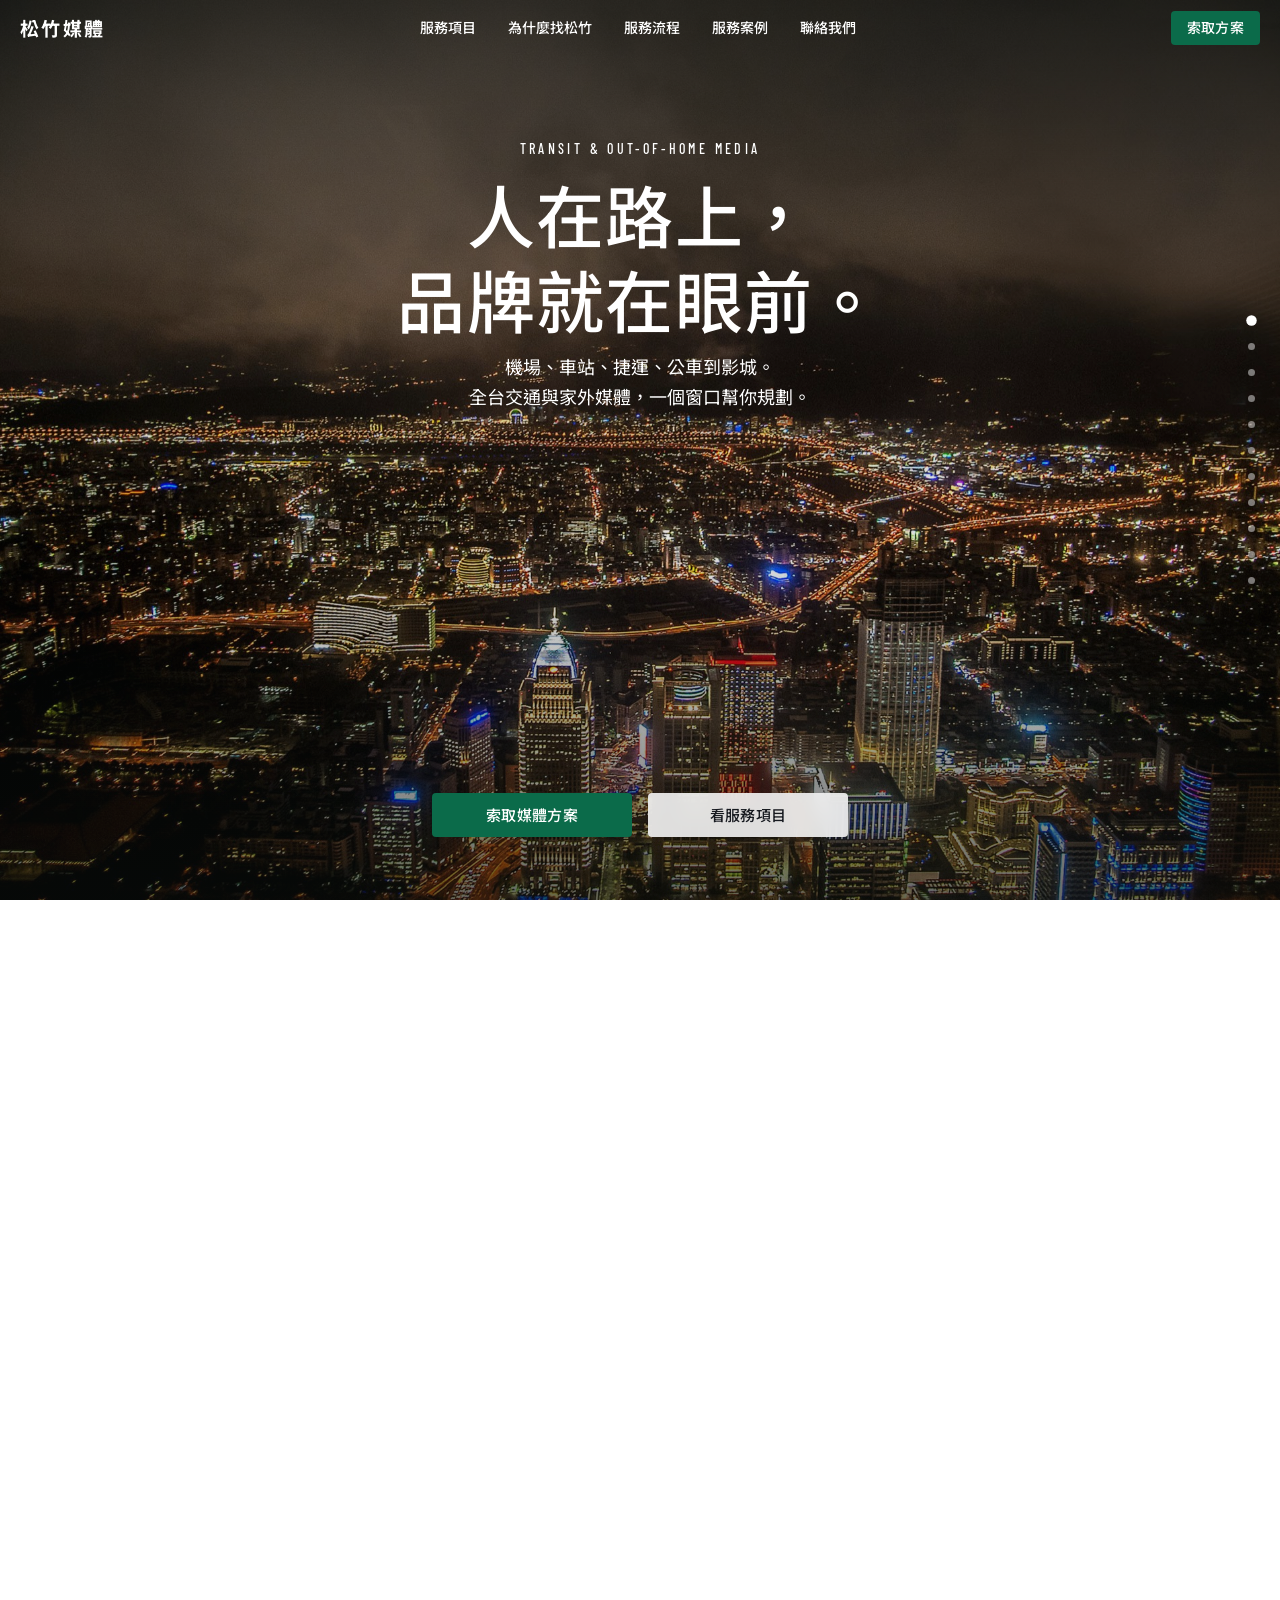
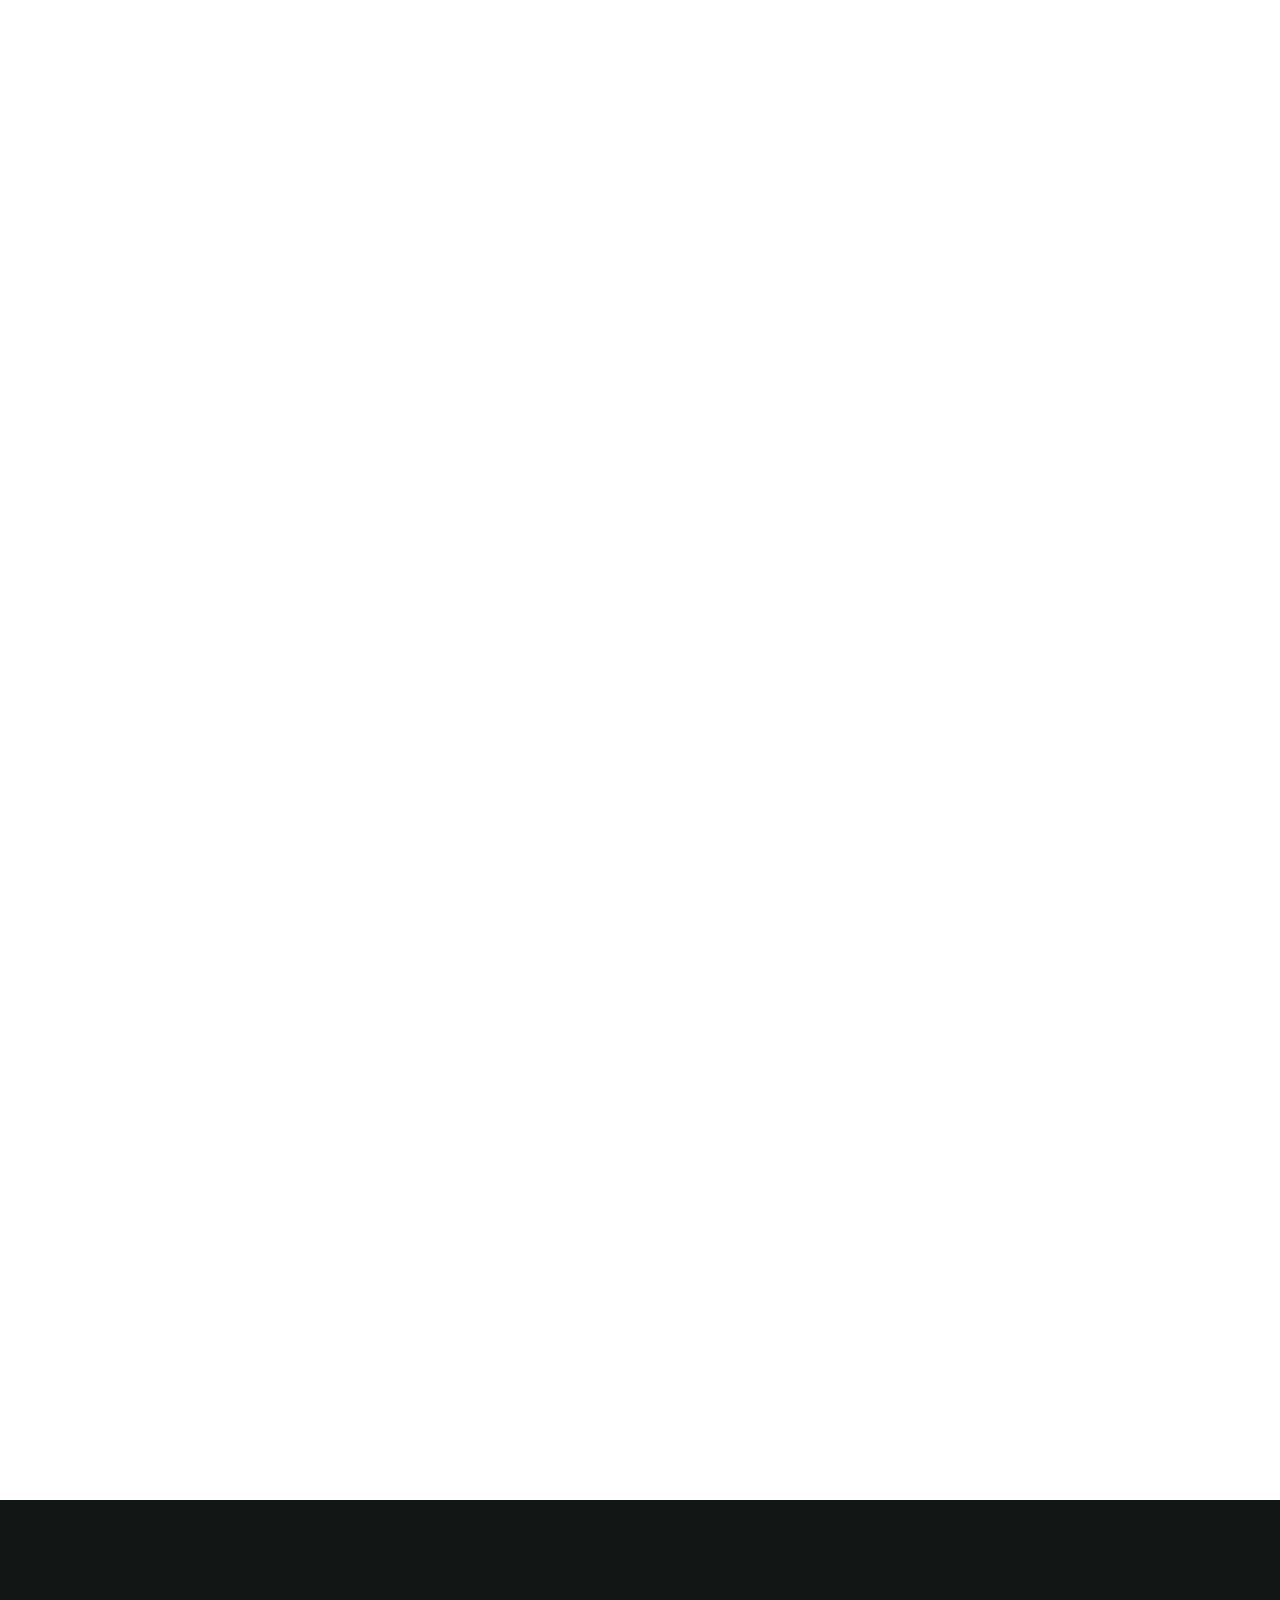
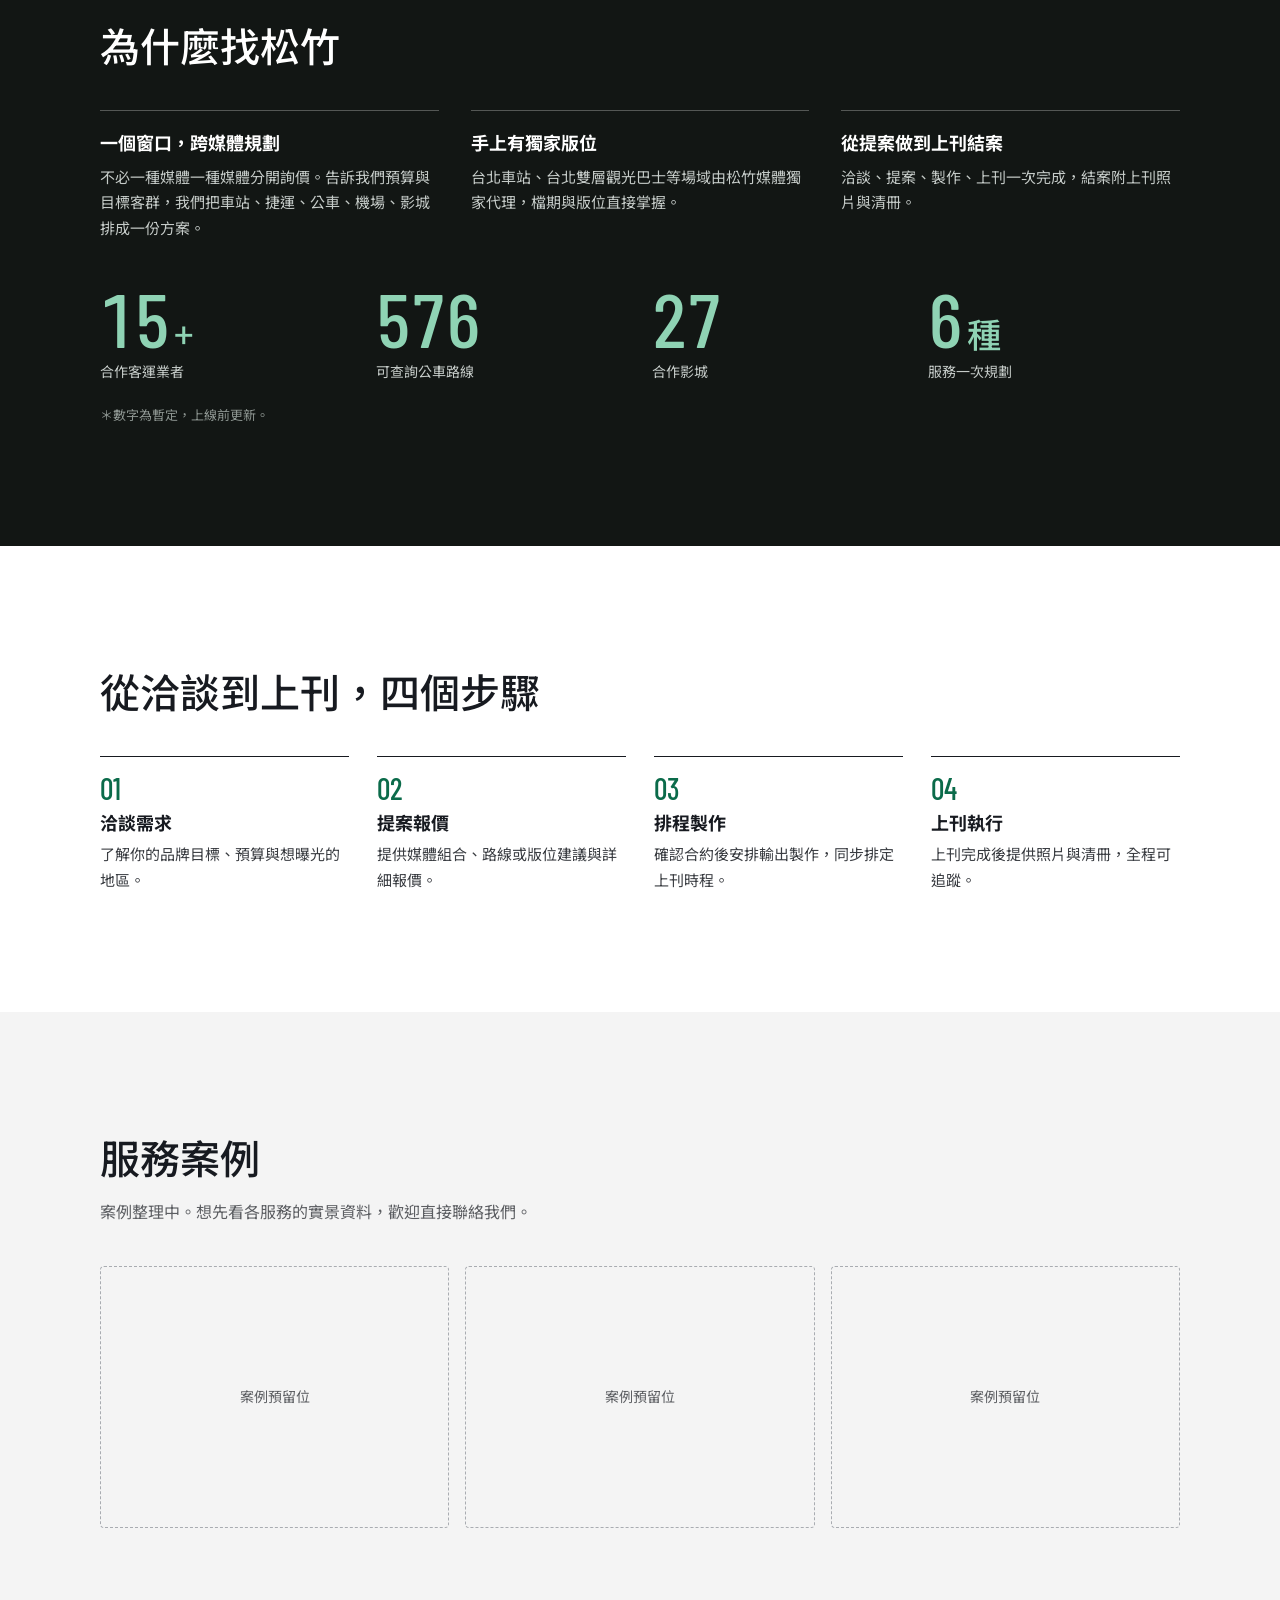
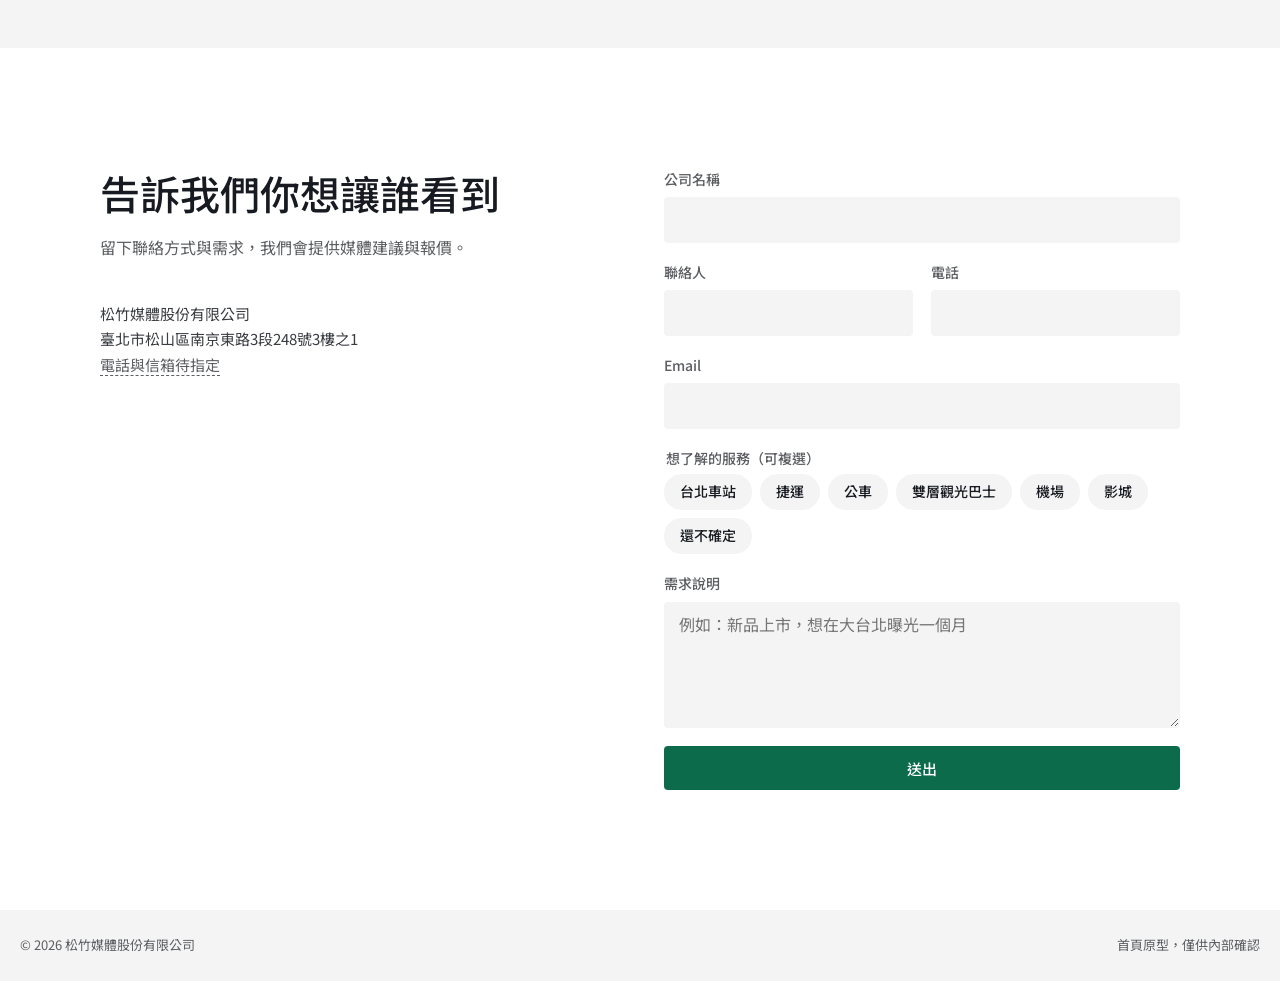
<file: index.html>
<!doctype html>
<html lang="zh-Hant">
<head>
<meta charset="utf-8">
<meta name="viewport" content="width=device-width, initial-scale=1, viewport-fit=cover">
<title>松竹媒體｜全台交通與家外媒體</title>
<meta name="description" content="松竹媒體代理全台交通與家外媒體。機場、車站、捷運、公車到影城，一個窗口幫你規劃。">
<meta name="robots" content="noindex">
<link rel="preconnect" href="https://fonts.googleapis.com">
<link rel="preconnect" href="https://fonts.gstatic.com" crossorigin>
<link rel="stylesheet" href="https://fonts.googleapis.com/css2?family=Barlow+Condensed:wght@500;600&family=Noto+Sans+TC:wght@400;500;700&display=swap">
<link rel="stylesheet" href="styles.css">
</head>
<body>

<a class="skip" href="#services">跳到服務項目</a>

<header class="site-header" id="header" data-tone="dark">
  <a class="brand" href="#top" aria-label="松竹媒體 首頁">松竹媒體</a>
  <nav class="nav" id="nav" aria-label="主選單">
    <a href="#services">服務項目</a>
    <a href="#why">為什麼找松竹</a>
    <a href="#process">服務流程</a>
    <a href="#cases">服務案例</a>
    <a href="#contact">聯絡我們</a>
  </nav>
  <a class="btn btn-primary header-cta" href="#contact">索取方案</a>
  <button class="menu-btn" id="menuBtn" aria-expanded="false" aria-controls="nav">選單</button>
</header>

<main id="top">

  <!-- 主視覺與六種服務共用一個舞台，隨捲動淡入淡出 -->
  <div id="showcase">

  <!-- 主視覺 -->
  <section class="scene scene-hero" data-tone="dark" data-label="首頁" id="hero">
    <video class="scene-media" autoplay muted loop playsinline poster="assets/hero.jpg" aria-hidden="true">
      <source src="assets/hero.mp4" type="video/mp4">
    </video>
    <div class="scene-copy">
      <p class="eyebrow">TRANSIT &amp; OUT-OF-HOME MEDIA</p>
      <h1><span>人在路上，</span><span>品牌就在眼前。</span></h1>
      <p class="lede">機場、車站、捷運、公車到影城。<br>全台交通與家外媒體，一個窗口幫你規劃。</p>
    </div>
    <div class="scene-actions">
      <a class="btn btn-primary" href="#contact">索取媒體方案</a>
      <a class="btn btn-light" href="#services">看服務項目</a>
    </div>
  </section>

  <!-- 六種服務，每種一屏 -->
  <div id="services">
    <section class="scene" data-tone="dark" data-label="台北車站" data-service="station" style="--img:url(assets/station.jpg)">
      <div class="scene-copy">
        <span class="badge">獨家代理</span>
        <h2>台北車站</h2>
        <p class="lede">每天約五十萬人經過的國家門戶</p>
      </div>
      <div class="scene-actions">
        <a class="btn btn-primary" href="#contact" data-pick="台北車站">索取方案</a>
        <button class="btn btn-light" data-open="station">了解版位</button>
      </div>
    </section>

    <section class="scene" data-tone="dark" data-label="捷運" data-service="metro" style="--img:url(assets/metro.jpg)">
      <div class="scene-copy">
        <h2>捷運</h2>
        <p class="lede">把一座車站變成你的品牌展場</p>
      </div>
      <div class="scene-actions">
        <a class="btn btn-primary" href="#contact" data-pick="捷運">索取方案</a>
        <button class="btn btn-light" data-open="metro">了解版位</button>
      </div>
    </section>

    <section class="scene" data-tone="dark" data-label="公車" data-service="bus" style="--img:url(assets/bus.jpg)">
      <div class="scene-copy">
        <h2>公車</h2>
        <p class="lede">會自己跑遍全城的大看板</p>
      </div>
      <div class="scene-actions">
        <a class="btn btn-primary" href="#contact" data-pick="公車">索取方案</a>
        <button class="btn btn-light" data-open="bus">了解版位</button>
      </div>
    </section>

    <section class="scene" data-tone="dark" data-label="雙層觀光巴士" data-service="decker" style="--img:url(assets/decker.jpg)">
      <div class="scene-copy">
        <span class="badge">獨家代理</span>
        <h2>雙層觀光巴士</h2>
        <p class="lede">台北最顯眼的一台車</p>
      </div>
      <div class="scene-actions">
        <a class="btn btn-primary" href="#contact" data-pick="雙層觀光巴士">索取方案</a>
        <button class="btn btn-light" data-open="decker">了解版位</button>
      </div>
    </section>

    <section class="scene" data-tone="dark" data-label="機場" data-service="airport" style="--img:url(assets/airport.jpg)">
      <div class="scene-copy">
        <h2>國際機場</h2>
        <p class="lede">跟著旅客走遍航廈的手推車廣告</p>
      </div>
      <div class="scene-actions">
        <a class="btn btn-primary" href="#contact" data-pick="機場">索取方案</a>
        <button class="btn btn-light" data-open="airport">了解版位</button>
      </div>
    </section>

    <section class="scene" data-tone="dark" data-label="影城" data-service="cinema" style="--img:url(assets/cinema.jpg)">
      <div class="scene-copy">
        <h2>影城</h2>
        <p class="lede">沒有人會滑掉的三十秒</p>
      </div>
      <div class="scene-actions">
        <a class="btn btn-primary" href="#contact" data-pick="影城">索取方案</a>
        <button class="btn btn-light" data-open="cinema">了解版位</button>
      </div>
    </section>
  </div>

  </div><!-- /showcase -->

  <!-- 為什麼找松竹 -->
  <section class="band band-dark" data-tone="dark" data-label="為什麼找松竹" id="why">
    <div class="inner">
      <h2>為什麼找松竹</h2>
      <div class="why">
        <article>
          <h3>一個窗口，跨媒體規劃</h3>
          <p>不必一種媒體一種媒體分開詢價。告訴我們預算與目標客群，我們把車站、捷運、公車、機場、影城排成一份方案。</p>
        </article>
        <article>
          <h3>手上有獨家版位</h3>
          <p>台北車站、台北雙層觀光巴士等場域由松竹媒體獨家代理，檔期與版位直接掌握。</p>
        </article>
        <article>
          <h3>從提案做到上刊結案</h3>
          <p>洽談、提案、製作、上刊一次完成，結案附上刊照片與清冊。</p>
        </article>
      </div>
      <dl class="stats">
        <div><dt>合作客運業者</dt><dd>15<small>+</small></dd></div>
        <div><dt>可查詢公車路線</dt><dd>576</dd></div>
        <div><dt>合作影城</dt><dd>27</dd></div>
        <div><dt>服務一次規劃</dt><dd>6<small>種</small></dd></div>
      </dl>
      <p class="fine">＊數字為暫定，上線前更新。</p>
    </div>
  </section>

  <!-- 服務流程 -->
  <section class="band" data-tone="light" data-label="服務流程" id="process">
    <div class="inner">
      <h2>從洽談到上刊，四個步驟</h2>
      <ol class="steps">
        <li><h3>洽談需求</h3><p>了解你的品牌目標、預算與想曝光的地區。</p></li>
        <li><h3>提案報價</h3><p>提供媒體組合、路線或版位建議與詳細報價。</p></li>
        <li><h3>排程製作</h3><p>確認合約後安排輸出製作，同步排定上刊時程。</p></li>
        <li><h3>上刊執行</h3><p>上刊完成後提供照片與清冊，全程可追蹤。</p></li>
      </ol>
    </div>
  </section>

  <!-- 服務案例（預留） -->
  <section class="band band-soft" data-tone="light" data-label="服務案例" id="cases">
    <div class="inner">
      <h2>服務案例</h2>
      <p class="sub">案例整理中。想先看各服務的實景資料，歡迎直接聯絡我們。</p>
      <div class="cases" aria-label="案例預留位">
        <div class="case-slot"><span>案例預留位</span></div>
        <div class="case-slot"><span>案例預留位</span></div>
        <div class="case-slot"><span>案例預留位</span></div>
      </div>
    </div>
  </section>

  <!-- 聯絡 -->
  <section class="band" data-tone="light" data-label="聯絡我們" id="contact">
    <div class="inner contact">
      <div>
        <h2>告訴我們你想讓誰看到</h2>
        <p class="sub">留下聯絡方式與需求，我們會提供媒體建議與報價。</p>
        <address>
          松竹媒體股份有限公司<br>
          臺北市松山區南京東路3段248號3樓之1<br>
          <span class="todo">電話與信箱待指定</span>
        </address>
      </div>
      <form id="contactForm" novalidate>
        <div class="field"><label for="f-company">公司名稱</label><input id="f-company" name="company" autocomplete="organization" required></div>
        <div class="row">
          <div class="field"><label for="f-name">聯絡人</label><input id="f-name" name="name" autocomplete="name" required></div>
          <div class="field"><label for="f-tel">電話</label><input id="f-tel" name="tel" type="tel" autocomplete="tel" required></div>
        </div>
        <div class="field"><label for="f-email">Email</label><input id="f-email" name="email" type="email" autocomplete="email"></div>
        <fieldset class="field">
          <legend>想了解的服務（可複選）</legend>
          <div class="chips">
            <label><input type="checkbox" name="svc" value="台北車站"><span>台北車站</span></label>
            <label><input type="checkbox" name="svc" value="捷運"><span>捷運</span></label>
            <label><input type="checkbox" name="svc" value="公車"><span>公車</span></label>
            <label><input type="checkbox" name="svc" value="雙層觀光巴士"><span>雙層觀光巴士</span></label>
            <label><input type="checkbox" name="svc" value="機場"><span>機場</span></label>
            <label><input type="checkbox" name="svc" value="影城"><span>影城</span></label>
            <label><input type="checkbox" name="svc" value="還不確定"><span>還不確定</span></label>
          </div>
        </fieldset>
        <div class="field"><label for="f-msg">需求說明</label><textarea id="f-msg" name="msg" rows="4" placeholder="例如：新品上市，想在大台北曝光一個月"></textarea></div>
        <button class="btn btn-primary btn-wide" type="submit">送出</button>
        <p class="form-note" id="formNote" role="status" hidden></p>
      </form>
    </div>
  </section>
</main>

<footer class="site-footer">
  <span>© 2026 松竹媒體股份有限公司</span>
  <span>首頁原型，僅供內部確認</span>
</footer>

<nav class="dots" id="dots" aria-label="頁面段落"></nav>

<dialog class="sheet" id="sheet" aria-labelledby="sheetTitle">
  <button class="sheet-close" id="sheetClose" aria-label="關閉">關閉</button>
  <div class="sheet-img" id="sheetImg" role="img"></div>
  <div class="sheet-body">
    <h2 id="sheetTitle"></h2>
    <p id="sheetLead"></p>
    <h3>版位類型</h3>
    <ul id="sheetList"></ul>
    <h3>涵蓋範圍</h3>
    <p id="sheetArea"></p>
    <a class="btn btn-primary" id="sheetCta" href="#contact">索取這項服務的方案</a>
  </div>
</dialog>

<script src="main.js"></script>
</body>
</html>
</file>
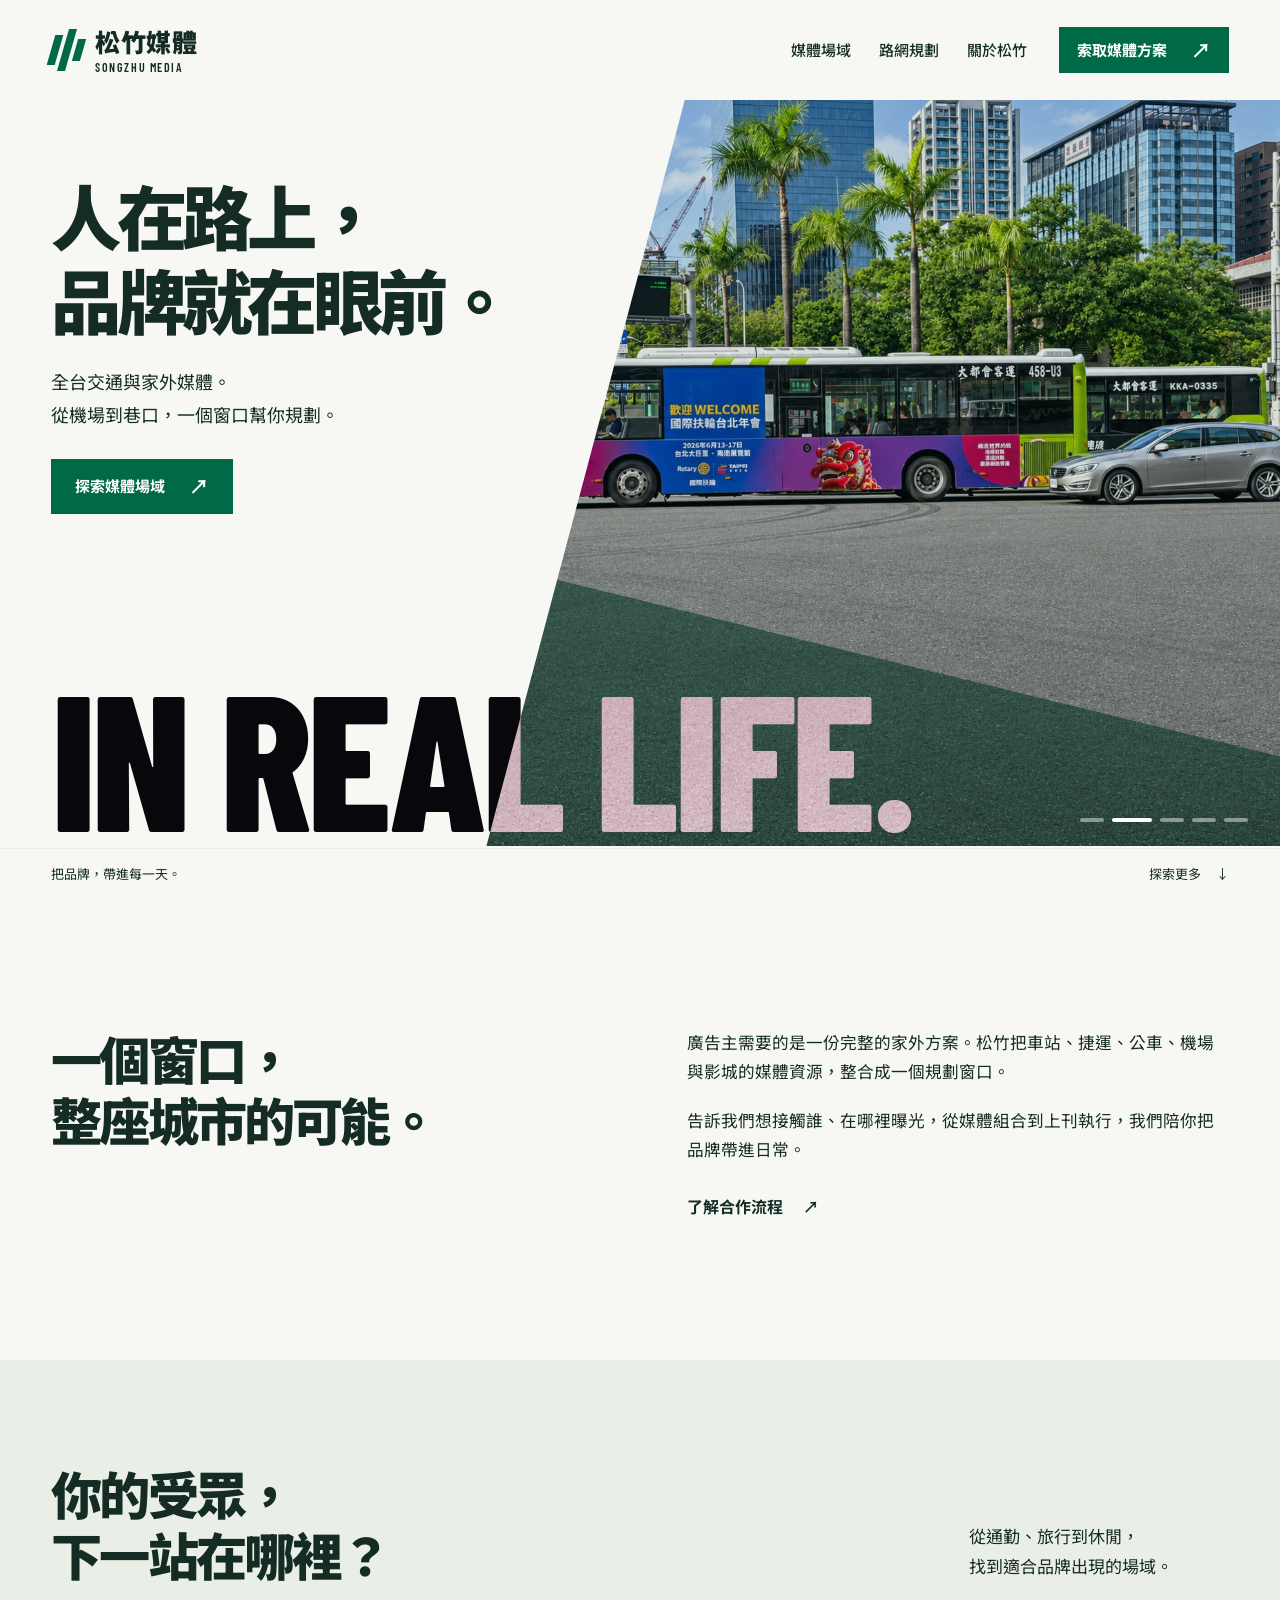
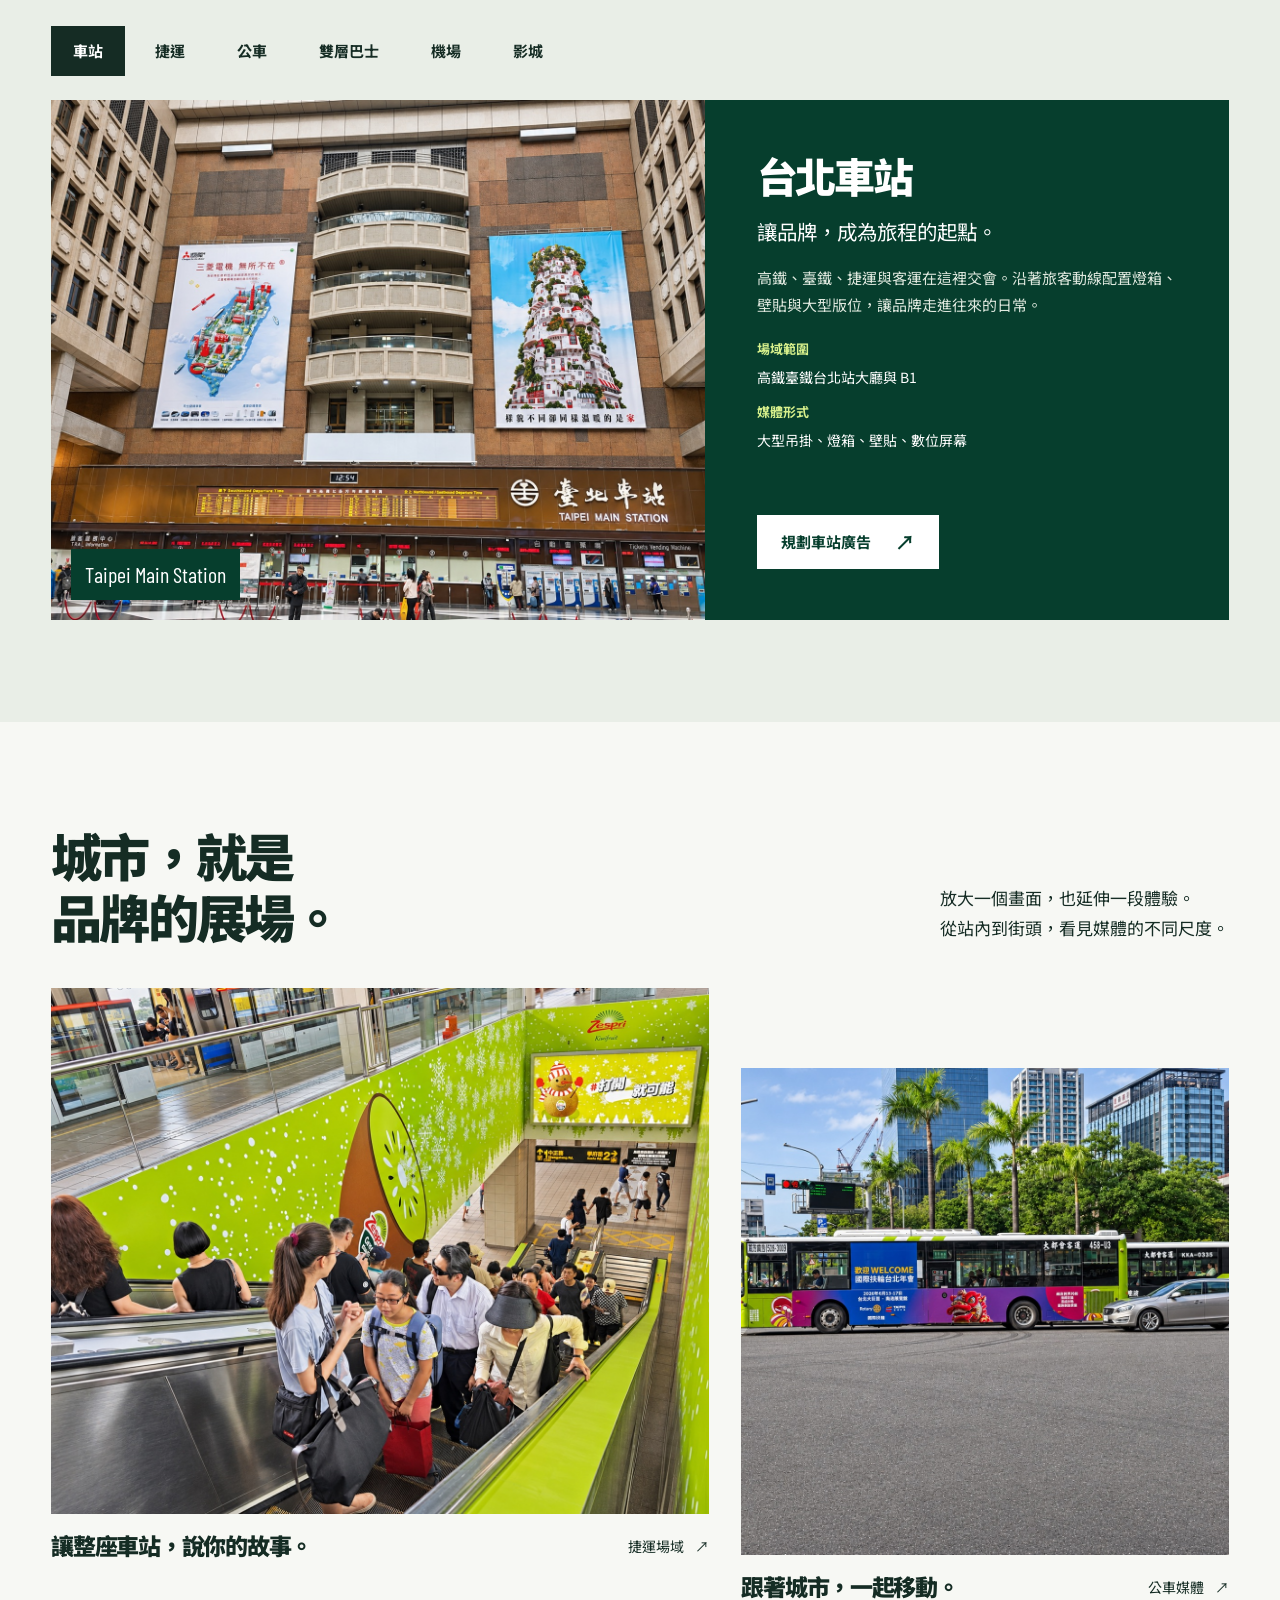
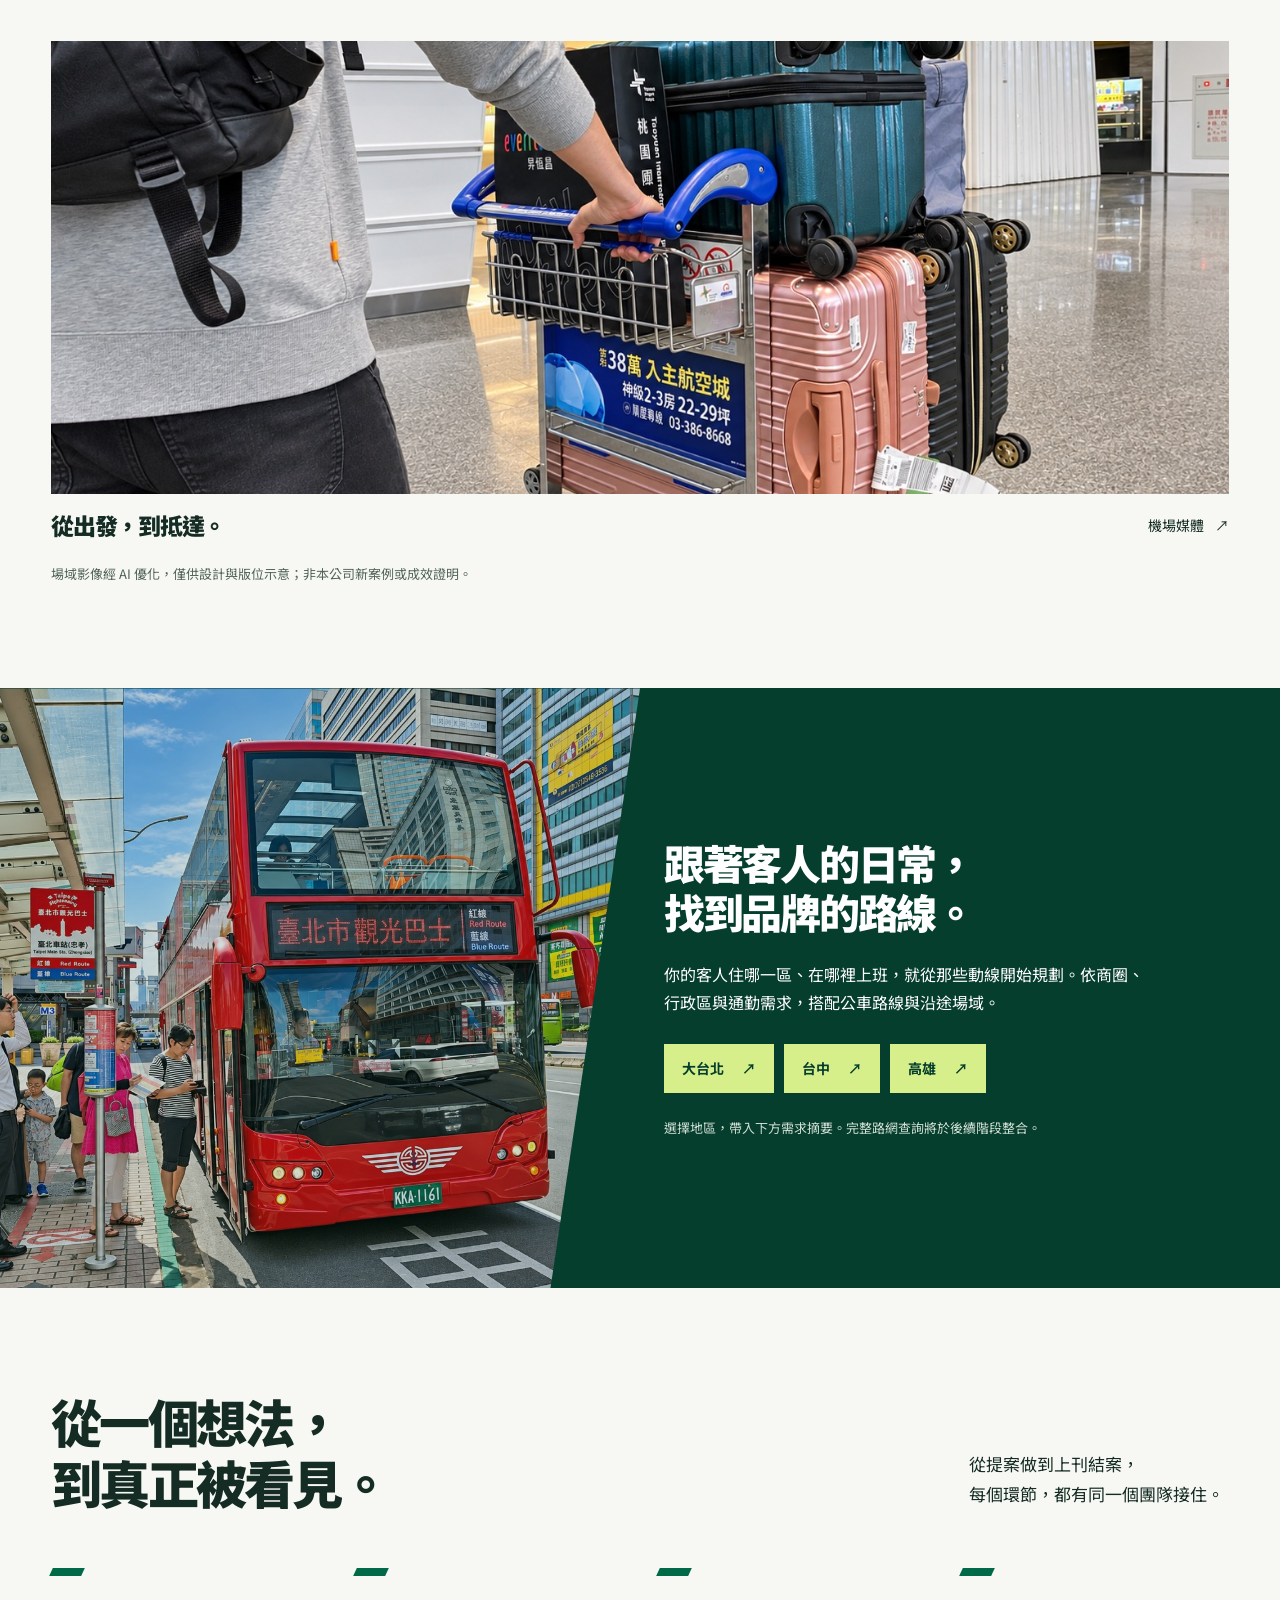
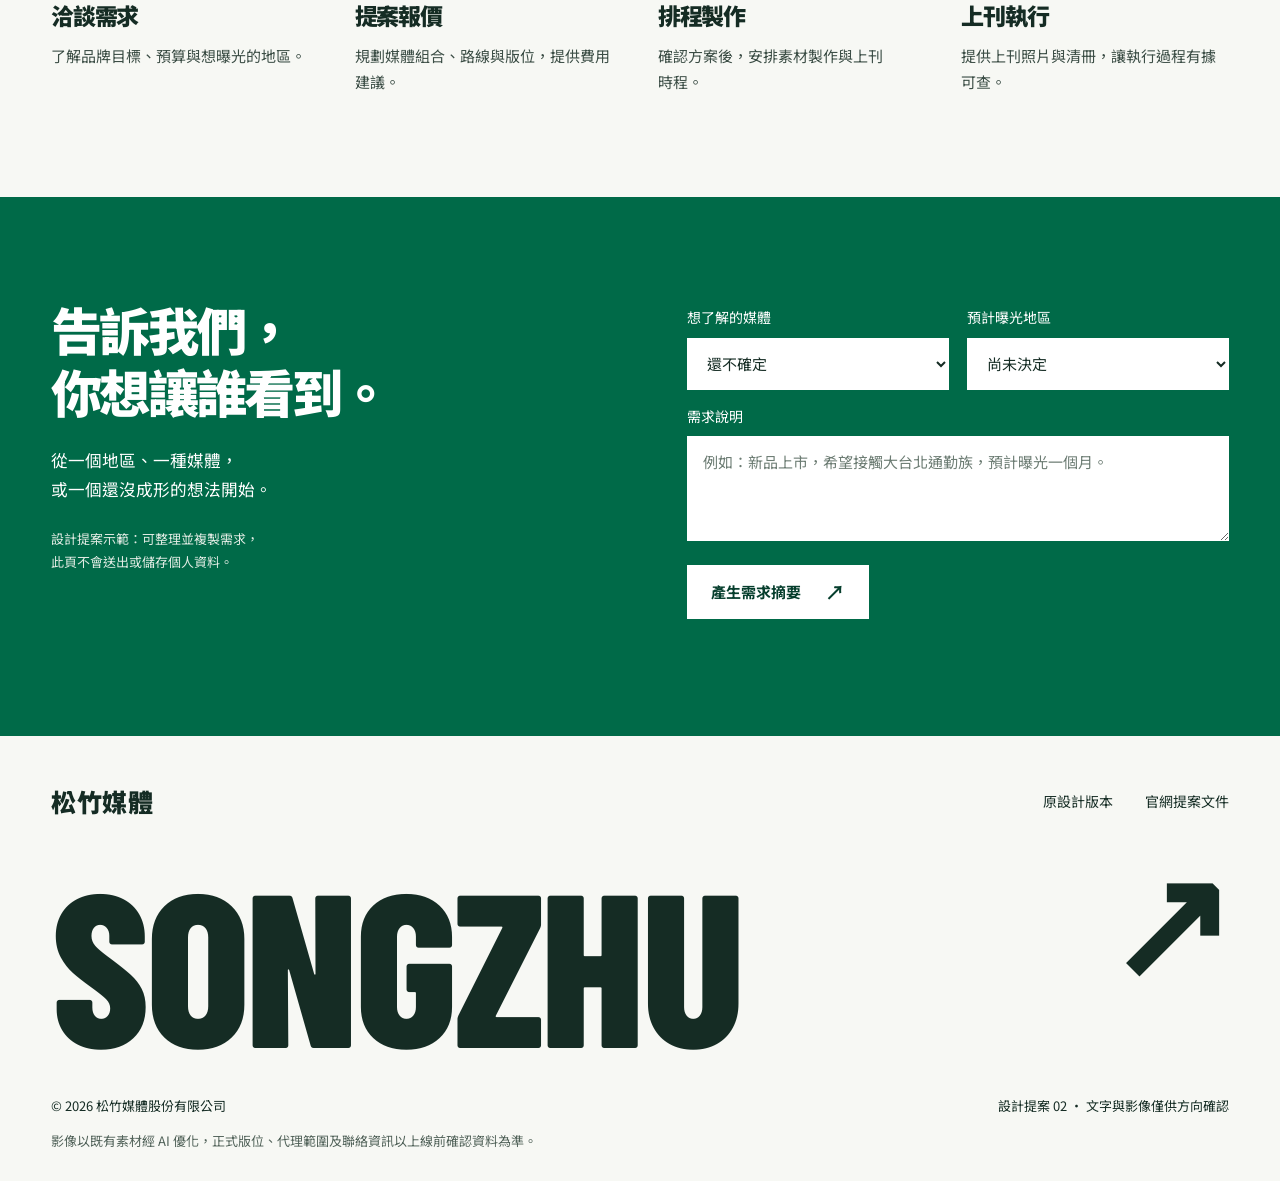
<file: design-02/index.html>
<!doctype html>
<html lang="zh-Hant">
<head>
  <meta charset="utf-8">
  <meta name="viewport" content="width=device-width, initial-scale=1">
  <meta name="robots" content="noindex">
  <meta name="description" content="松竹媒體官網設計提案：全台交通與家外媒體，一個窗口規劃機場、車站、捷運、公車與影城。">
  <title>松竹媒體｜讓品牌走進日常 · 設計提案 02</title>
  <link rel="preconnect" href="https://fonts.googleapis.com">
  <link rel="preconnect" href="https://fonts.gstatic.com" crossorigin>
  <link href="https://fonts.googleapis.com/css2?family=Barlow+Condensed:wght@600;700;800&family=Noto+Sans+TC:wght@400;500;700;900&display=swap" rel="stylesheet">
  <link rel="preload" as="image" href="assets/hero-concept.jpg">
  <link rel="preload" as="image" href="assets/bus-optimized.jpg">
  <link rel="stylesheet" href="styles.css?v=2">
  <script src="main.js?v=2" defer></script>
</head>
<body>
<a class="skip" href="#main">跳到主要內容</a>
<header class="header">
  <a class="brand" href="#top" aria-label="松竹媒體首頁"><span class="brand-mark" aria-hidden="true"><i></i><i></i><i></i></span><span>松竹媒體<small>SONGZHU MEDIA</small></span></a>
  <nav id="navigation" aria-label="主選單"><a href="#media">媒體場域</a><a href="#network">路網規劃</a><a href="#about">關於松竹</a></nav>
  <a class="button header-action" href="#contact">索取媒體方案 <span aria-hidden="true">↗</span></a>
  <button class="menu-toggle" aria-expanded="false" aria-controls="navigation" hidden>選單</button>
</header>
<main id="main">
  <section class="hero" id="top" aria-labelledby="hero-title">
    <div class="hero-photo" aria-label="首頁背景輪播展示">
      <img class="hero-slide is-active" src="assets/hero-concept.jpg" width="1536" height="1024" alt="台北街頭的紅色雙層觀光巴士，AI 優化概念影像" fetchpriority="high">
      <img class="hero-slide" src="assets/bus-optimized.jpg" width="1440" height="1080" alt="街頭公車車身廣告，AI 優化版位示意" loading="lazy">
      <img class="hero-slide" src="assets/metro-optimized.jpg" width="1440" height="1080" alt="捷運站內整合壁面與燈箱廣告，AI 優化版位示意" loading="lazy">
      <img class="hero-slide" src="assets/station-optimized.jpg" width="1440" height="1080" alt="台北車站大廳廣告版位，AI 優化版位示意" loading="lazy">
      <img class="hero-slide" src="assets/airport-optimized.jpg" width="1440" height="1080" alt="國際機場行李手推車廣告版位，AI 優化版位示意" loading="lazy">
      <div class="hero-tint"></div>
      <div class="hero-indicators" role="tablist" aria-label="首頁背景輪播指示">
        <button type="button" role="tab" aria-selected="true" aria-label="切換至雙層觀光巴士照片" class="is-active" data-slide="0"></button>
        <button type="button" role="tab" aria-selected="false" aria-label="切換至公車廣告照片" data-slide="1"></button>
        <button type="button" role="tab" aria-selected="false" aria-label="切換至捷運廣告照片" data-slide="2"></button>
        <button type="button" role="tab" aria-selected="false" aria-label="切換至台北車站照片" data-slide="3"></button>
        <button type="button" role="tab" aria-selected="false" aria-label="切換至機場手推車照片" data-slide="4"></button>
      </div>
    </div>
    <div class="hero-copy">
      <h1 id="hero-title">人在路上，<br>品牌就在眼前。</h1>
      <p>全台交通與家外媒體。<br>從機場到巷口，一個窗口幫你規劃。</p>
      <a class="button" href="#media">探索媒體場域 <span aria-hidden="true">↗</span></a>
    </div>
    <div class="hero-word" aria-hidden="true">IN REAL LIFE.</div>
    <div class="hero-bottom"><span>把品牌，帶進每一天。</span><a href="#media" aria-label="向下探索媒體場域">探索更多 <span aria-hidden="true">↓</span></a></div>
  </section>

  <section class="intro section-space" id="about">
    <h2 class="reveal">一個窗口，<br>整座城市的可能。</h2>
    <div class="intro-copy reveal"><p>廣告主需要的是一份完整的家外方案。松竹把車站、捷運、公車、機場與影城的媒體資源，整合成一個規劃窗口。</p><p>告訴我們想接觸誰、在哪裡曝光，從媒體組合到上刊執行，我們陪你把品牌帶進日常。</p><a class="text-link" href="#process">了解合作流程 <span aria-hidden="true">↗</span></a></div>
  </section>

  <section class="media-section section-space" id="media">
    <div class="section-heading"><h2 class="reveal">你的受眾，<br>下一站在哪裡？</h2><p class="reveal">從通勤、旅行到休閒，<br>找到適合品牌出現的場域。</p></div>
    <div class="media-tabs" role="group" aria-label="選擇媒體場域" hidden>
      <button type="button" data-media="station" aria-pressed="true">車站</button><button type="button" data-media="metro" aria-pressed="false">捷運</button><button type="button" data-media="bus" aria-pressed="false">公車</button><button type="button" data-media="decker" aria-pressed="false">雙層巴士</button><button type="button" data-media="airport" aria-pressed="false">機場</button><button type="button" data-media="cinema" aria-pressed="false">影城</button>
    </div>
    <div class="media-feature" id="media-panel">
      <div class="media-image"><img id="media-image" src="assets/station-optimized.jpg" alt="台北車站大廳廣告版位" width="1440" height="1080" loading="lazy"><span class="image-caption" id="media-caption">Taipei Main Station</span></div>
      <div class="media-copy"><div id="media-description" aria-live="polite" aria-atomic="true"><h3 id="media-title">台北車站</h3><p id="media-lead">讓品牌，成為旅程的起點。</p><p id="media-body">高鐵、臺鐵、捷運與客運在這裡交會。沿著旅客動線配置燈箱、壁貼與大型版位，讓品牌走進往來的日常。</p><dl><div><dt>場域範圍</dt><dd id="media-area">高鐵臺鐵台北站大廳與 B1</dd></div><div><dt>媒體形式</dt><dd id="media-formats">大型吊掛、燈箱、壁貼、數位屏幕</dd></div></dl></div><a class="button button-white" id="media-inquiry" href="#contact">規劃車站廣告 <span aria-hidden="true">↗</span></a></div>
    </div>
    <noscript><p class="no-script">另有捷運、公車、雙層觀光巴士、機場手推車與影城映前廣告。請於下方需求摘要填寫想了解的媒體。</p></noscript>
  </section>

  <section class="scene-section section-space" id="spaces">
    <div class="section-heading"><h2 class="reveal">城市，就是<br>品牌的展場。</h2><p class="reveal">放大一個畫面，也延伸一段體驗。<br>從站內到街頭，看見媒體的不同尺度。</p></div>
    <div class="scene-grid">
      <a class="scene scene-large reveal" href="#media" data-select="metro"><div class="scene-photo"><img src="assets/metro-optimized.jpg" alt="捷運站內整合壁面與燈箱的廣告呈現" width="1440" height="1080" loading="lazy"></div><div class="scene-label"><h3>讓整座車站，說你的故事。</h3><span>捷運場域 <span aria-hidden="true">↗</span></span></div></a>
      <a class="scene scene-small reveal" href="#media" data-select="bus"><div class="scene-photo"><img src="assets/bus-optimized.jpg" alt="街頭公車車身廣告" width="1440" height="1080" loading="lazy"></div><div class="scene-label"><h3>跟著城市，一起移動。</h3><span>公車媒體 <span aria-hidden="true">↗</span></span></div></a>
      <a class="scene scene-wide reveal" href="#media" data-select="airport"><div class="scene-photo"><img src="assets/airport-optimized.jpg" alt="機場行李手推車廣告版位" width="1440" height="1080" loading="lazy"></div><div class="scene-label"><h3>從出發，到抵達。</h3><span>機場媒體 <span aria-hidden="true">↗</span></span></div></a>
    </div>
    <p class="asset-note">場域影像經 AI 優化，僅供設計與版位示意；非本公司新案例或成效證明。</p>
  </section>

  <section class="network-section" id="network">
    <div class="network-photo"><img src="assets/decker-optimized.jpg" alt="行經台北街頭的雙層巴士" width="1440" height="960" loading="lazy"></div>
    <div class="network-copy"><h2 class="reveal">跟著客人的日常，<br>找到品牌的路線。</h2><p class="reveal">你的客人住哪一區、在哪裡上班，就從那些動線開始規劃。依商圈、行政區與通勤需求，搭配公車路線與沿途場域。</p><div class="network-choices" aria-label="選擇規劃地區"><a href="#contact" data-region="大台北">大台北 <span aria-hidden="true">↗</span></a><a href="#contact" data-region="台中">台中 <span aria-hidden="true">↗</span></a><a href="#contact" data-region="高雄">高雄 <span aria-hidden="true">↗</span></a></div><p class="small-note">選擇地區，帶入下方需求摘要。完整路網查詢將於後續階段整合。</p></div>
  </section>

  <section class="process-section section-space" id="process">
    <div class="section-heading"><h2 class="reveal">從一個想法，<br>到真正被看見。</h2><p class="reveal">從提案做到上刊結案，<br>每個環節，都有同一個團隊接住。</p></div>
    <ol class="process-list"><li class="reveal"><h3>洽談需求</h3><p>了解品牌目標、預算與想曝光的地區。</p></li><li class="reveal"><h3>提案報價</h3><p>規劃媒體組合、路線與版位，提供費用建議。</p></li><li class="reveal"><h3>排程製作</h3><p>確認方案後，安排素材製作與上刊時程。</p></li><li class="reveal"><h3>上刊執行</h3><p>提供上刊照片與清冊，讓執行過程有據可查。</p></li></ol>
  </section>

  <section class="contact-section section-space" id="contact">
    <div class="contact-copy"><h2>告訴我們，<br>你想讓誰看到。</h2><p>從一個地區、一種媒體，<br>或一個還沒成形的想法開始。</p><p class="small-note">設計提案示範：可整理並複製需求，<br>此頁不會送出或儲存個人資料。</p></div>
    <form id="brief-form"><div class="field-row"><label>想了解的媒體<select id="brief-media" name="media"><option>還不確定</option><option>台北車站</option><option>捷運</option><option>公車</option><option>雙層觀光巴士</option><option>國際機場</option><option>影城</option><option>跨媒體整合</option></select></label><label>預計曝光地區<select id="brief-region" name="region"><option>尚未決定</option><option>大台北</option><option>台中</option><option>高雄</option><option>全台</option></select></label></div><label for="brief-message">需求說明</label><textarea id="brief-message" name="message" rows="3" placeholder="例如：新品上市，希望接觸大台北通勤族，預計曝光一個月。"></textarea><button class="button button-white" type="submit" disabled>產生需求摘要 <span aria-hidden="true">↗</span></button><div id="brief-result" hidden><label for="brief-text">你的需求摘要</label><textarea id="brief-text" rows="5" readonly></textarea><button id="copy-brief" type="button" class="text-link">複製摘要</button></div><p id="brief-status" role="status"></p><noscript><p>此摘要工具需要 JavaScript；你仍可填寫內容並手動複製。</p></noscript></form>
  </section>
</main>
<footer><div class="footer-top"><a class="brand" href="#top">松竹媒體</a><a href="../">原設計版本</a><a href="../proposal/">官網提案文件</a></div><div class="footer-word" aria-hidden="true">SONGZHU<span>↗</span></div><div class="footer-bottom"><span>© 2026 松竹媒體股份有限公司</span><span>設計提案 02 · 文字與影像僅供方向確認</span></div><p class="asset-note">影像以既有素材經 AI 優化，正式版位、代理範圍及聯絡資訊以上線前確認資料為準。</p></footer>
</body>
</html>
</file>
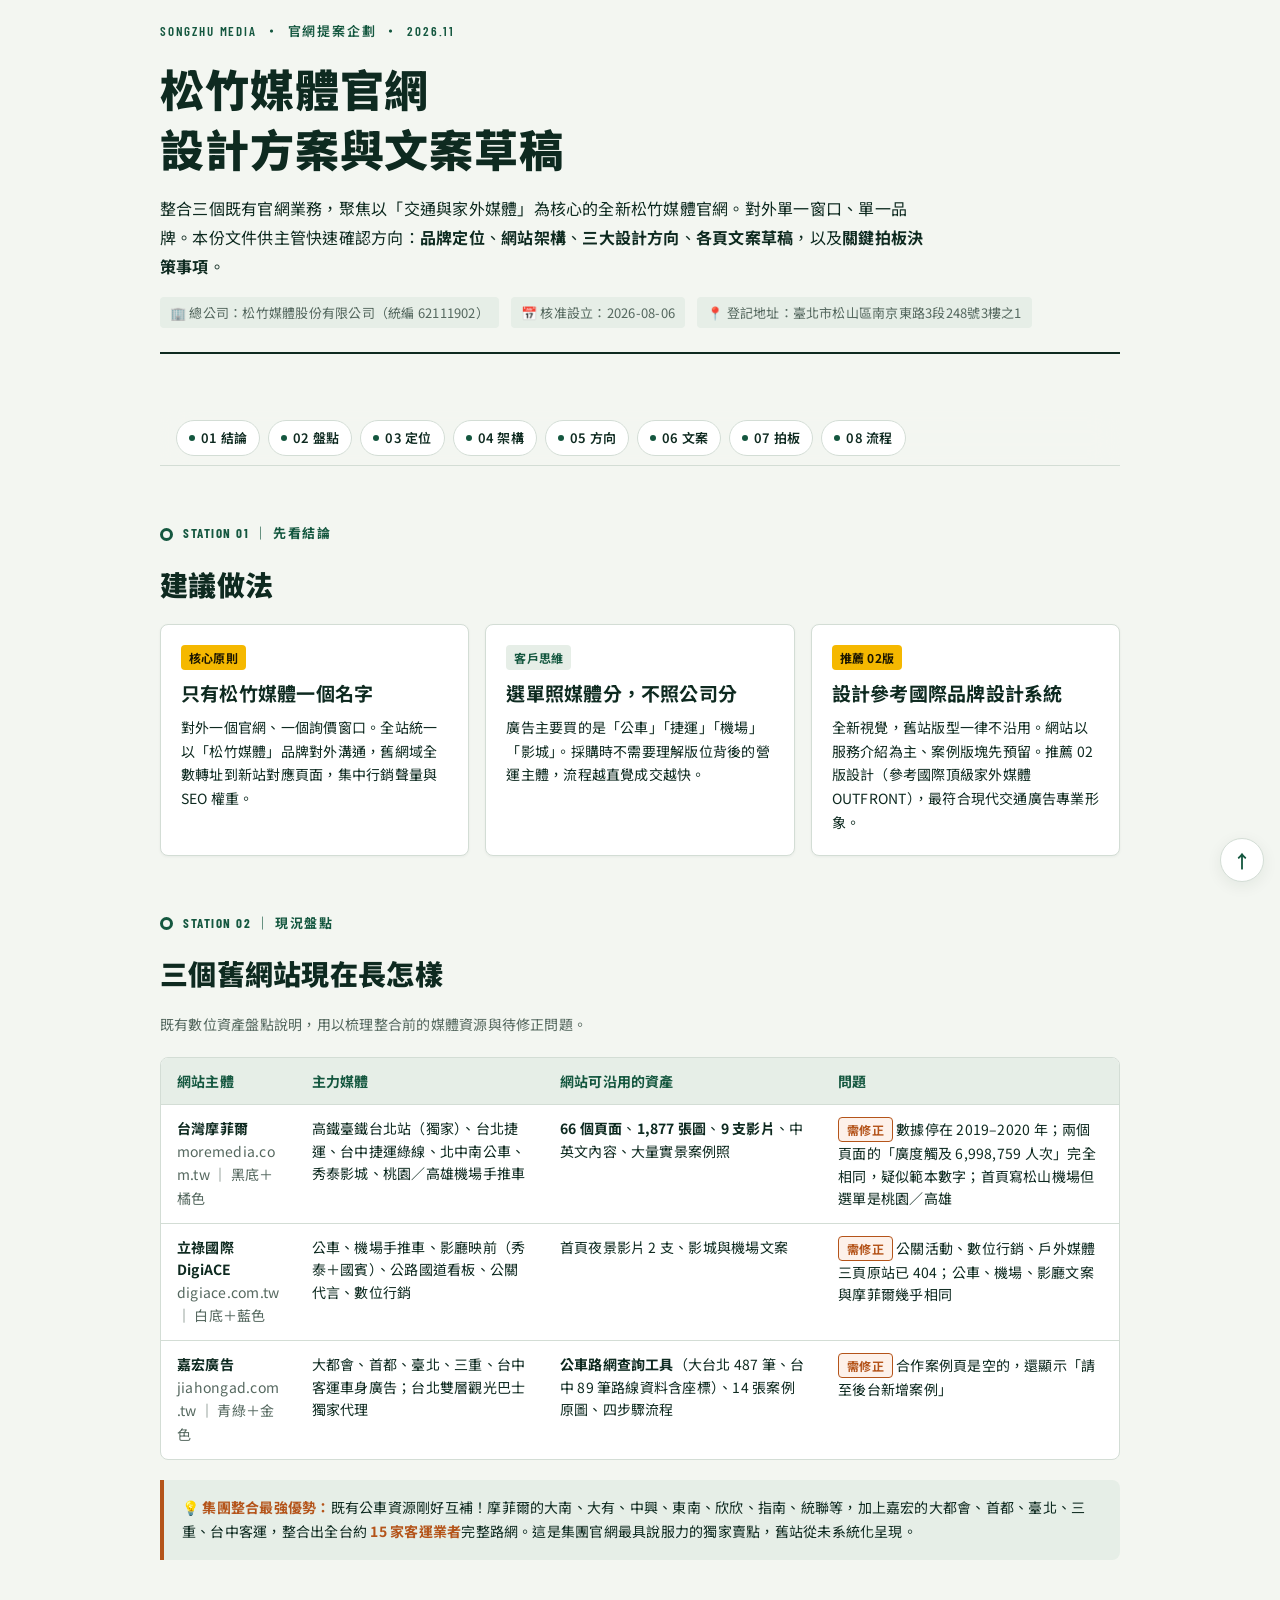
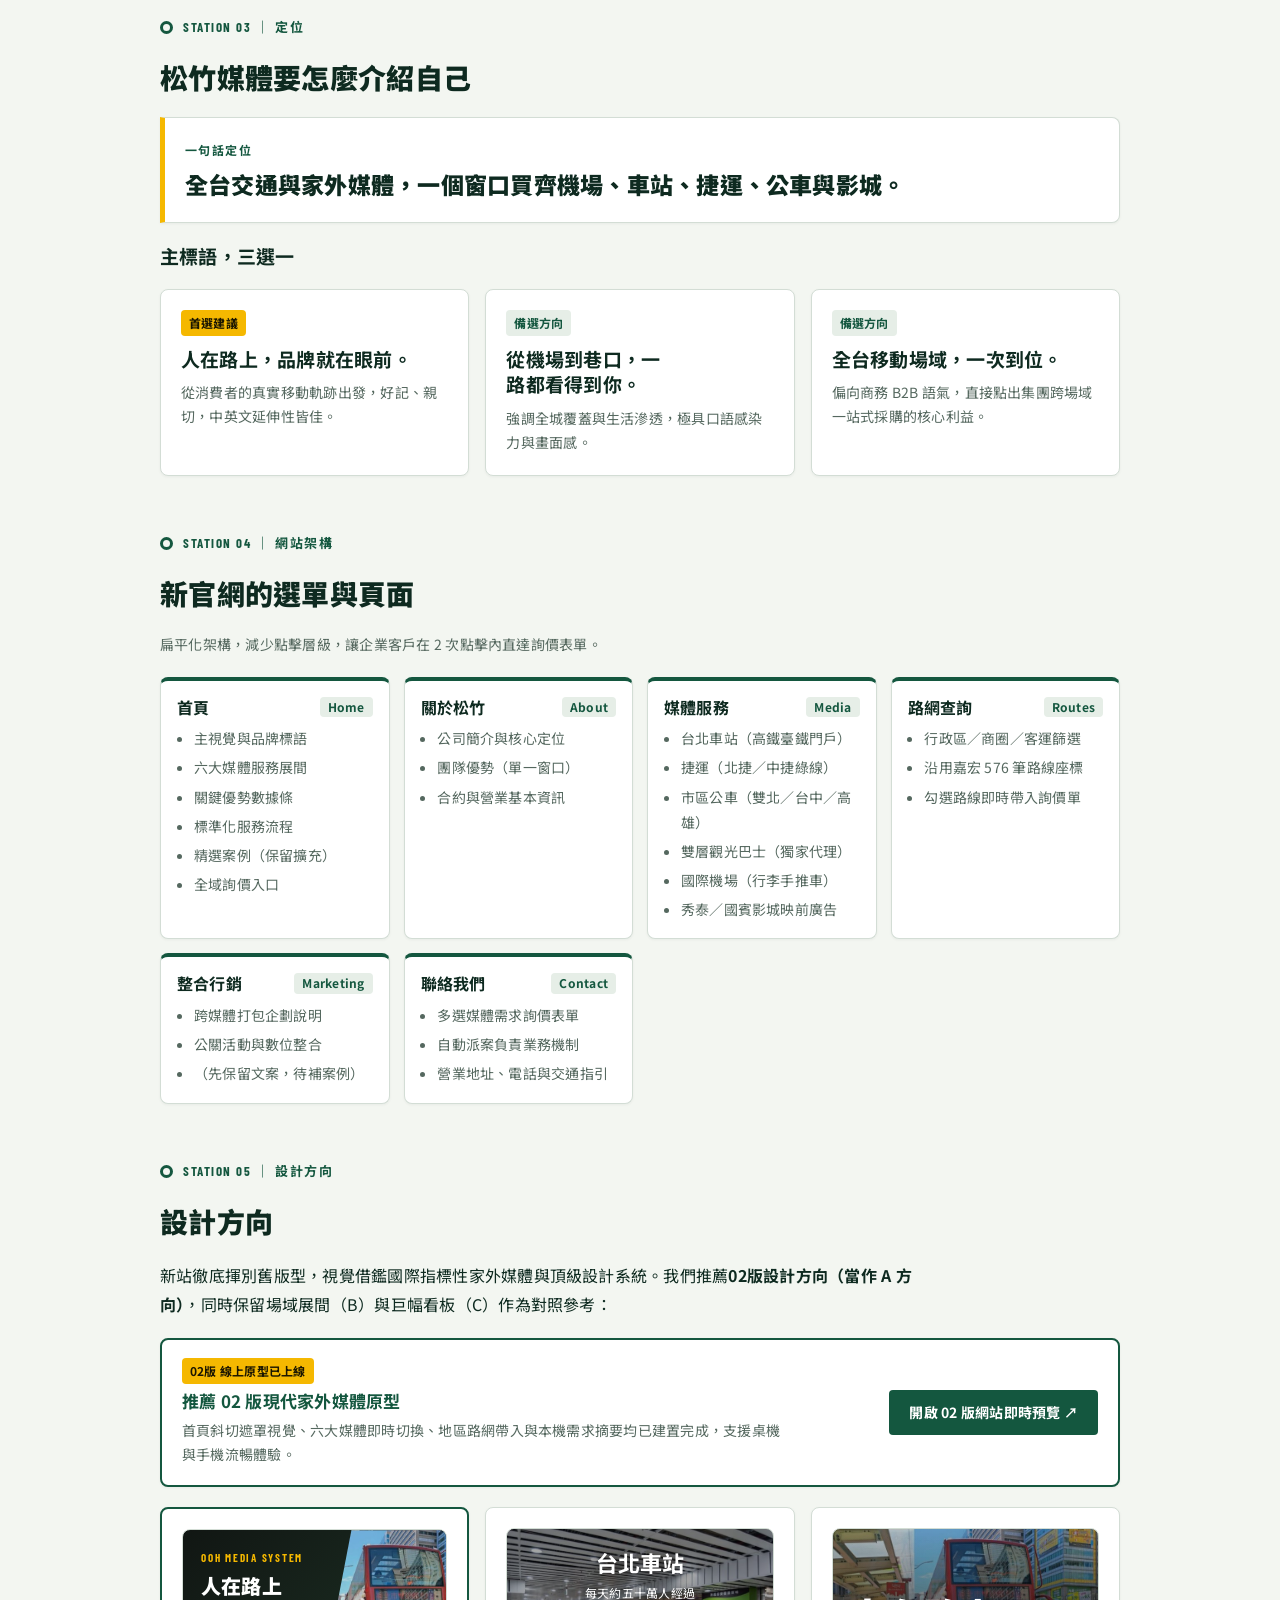
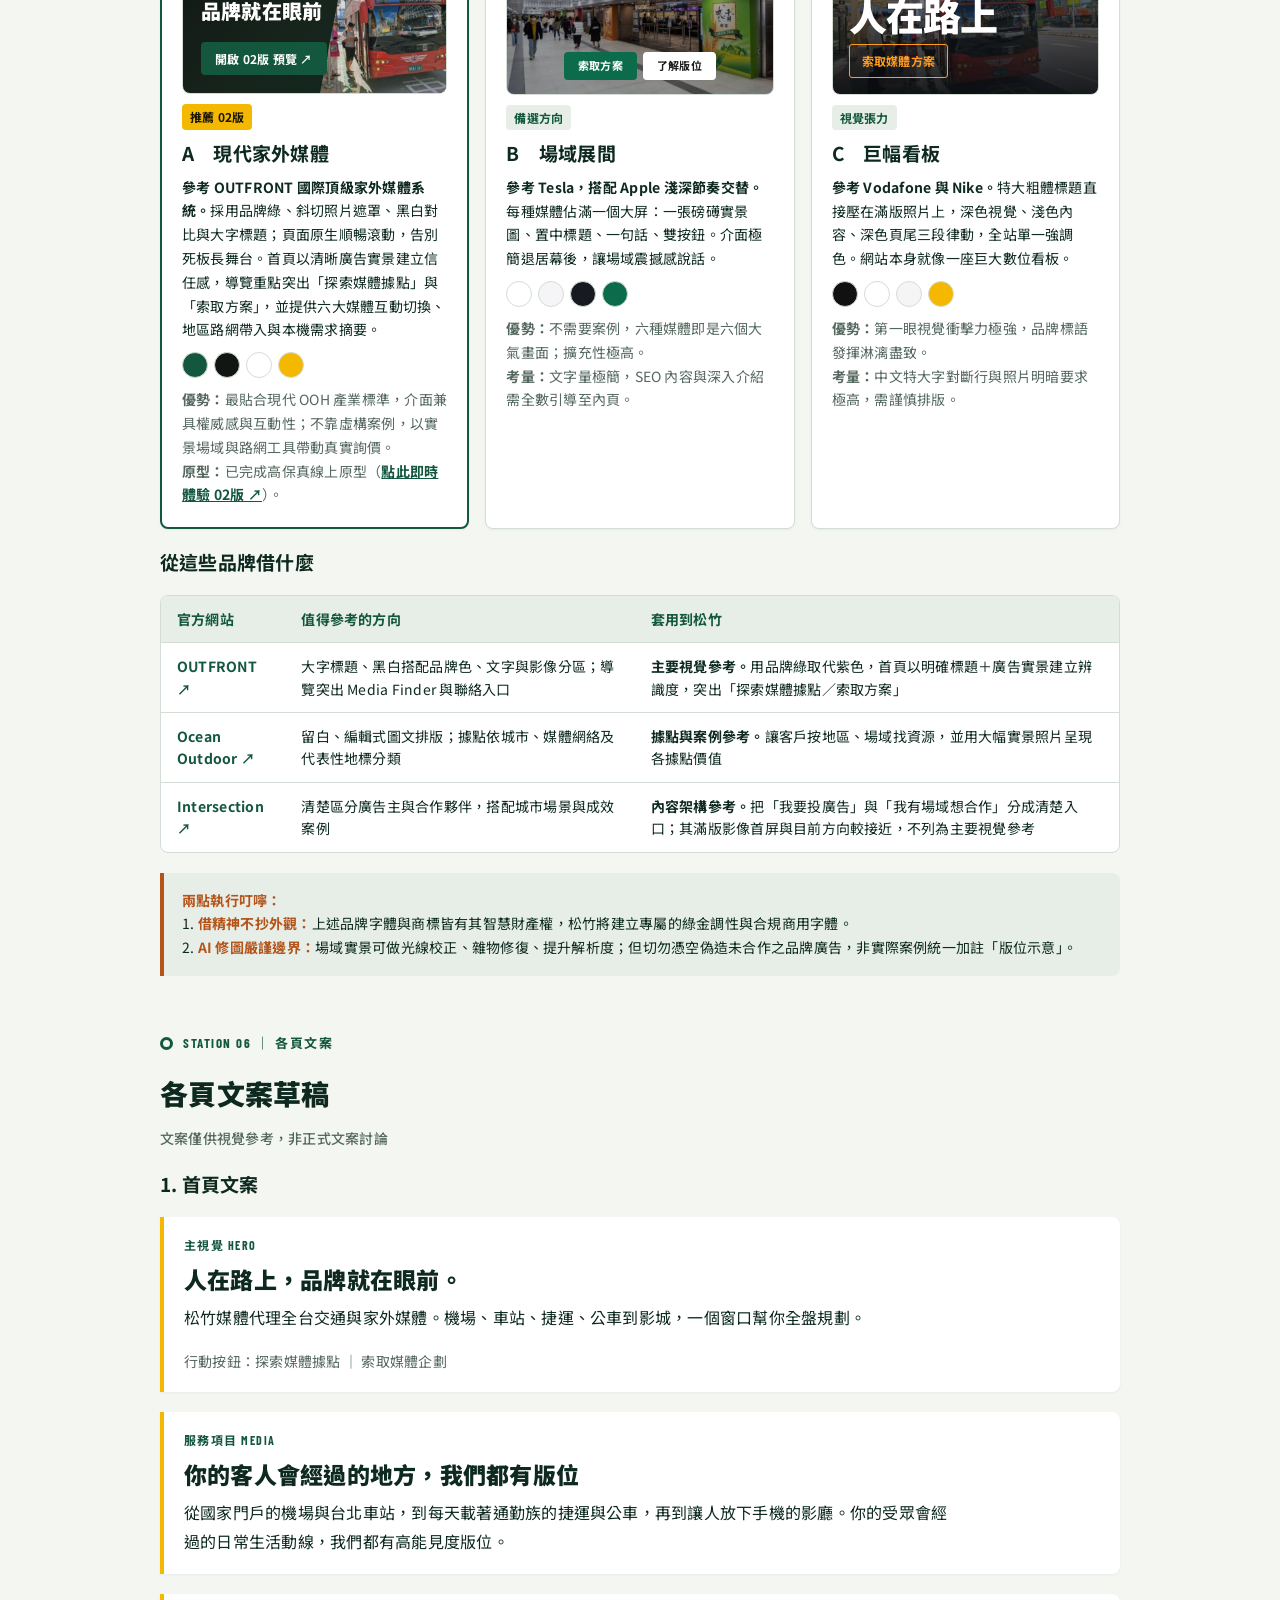
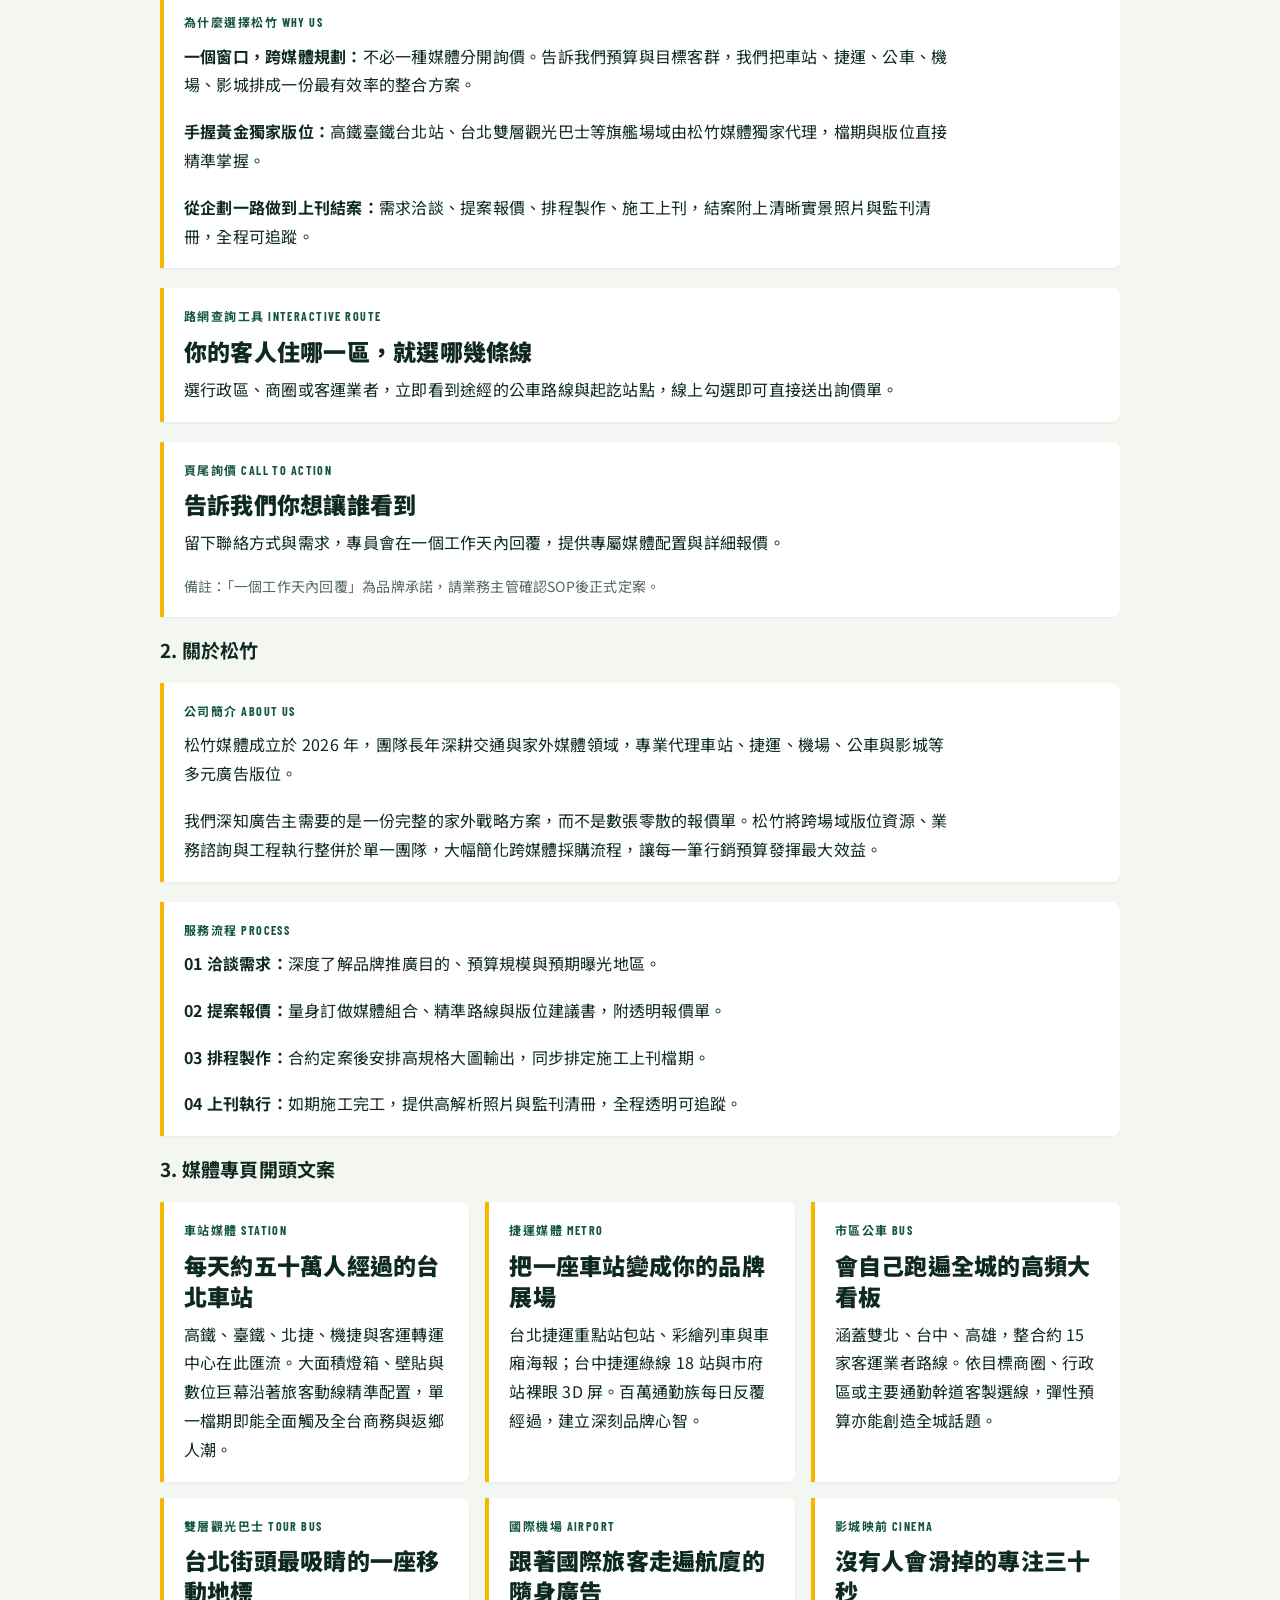
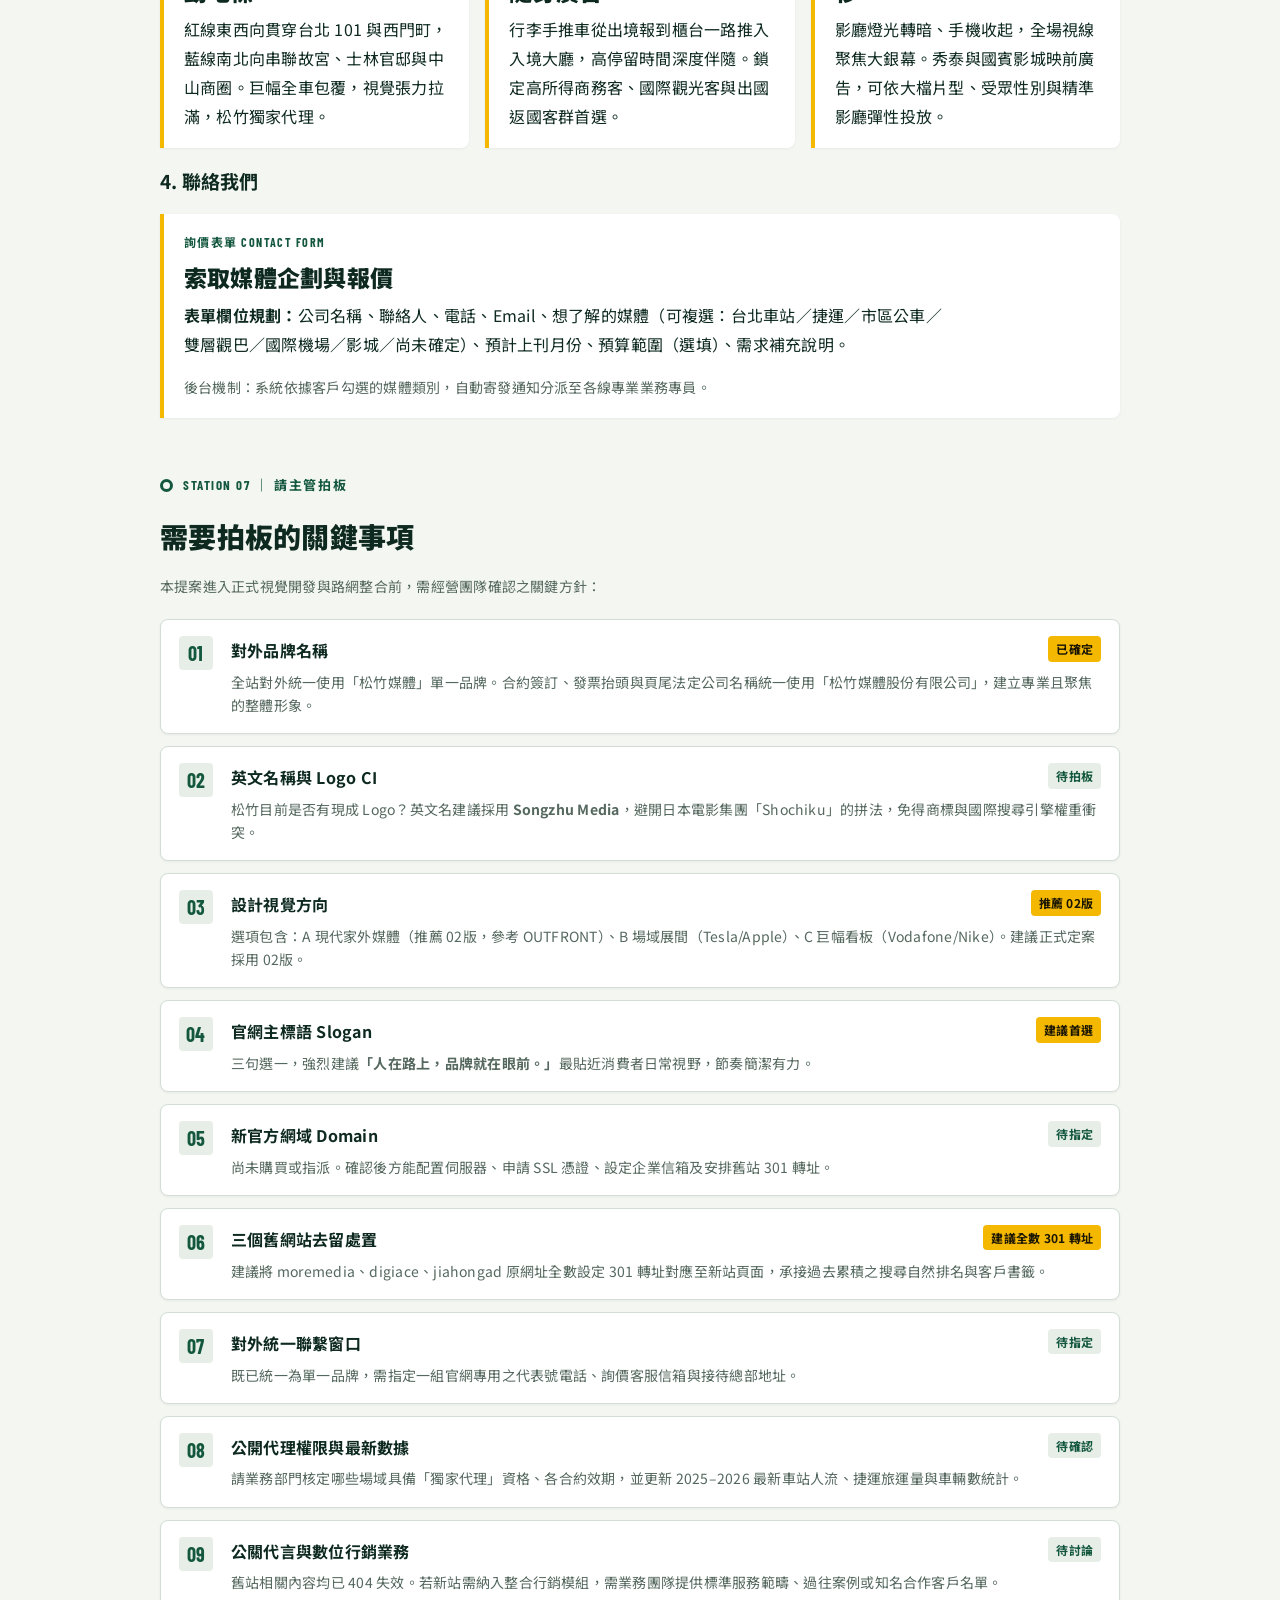
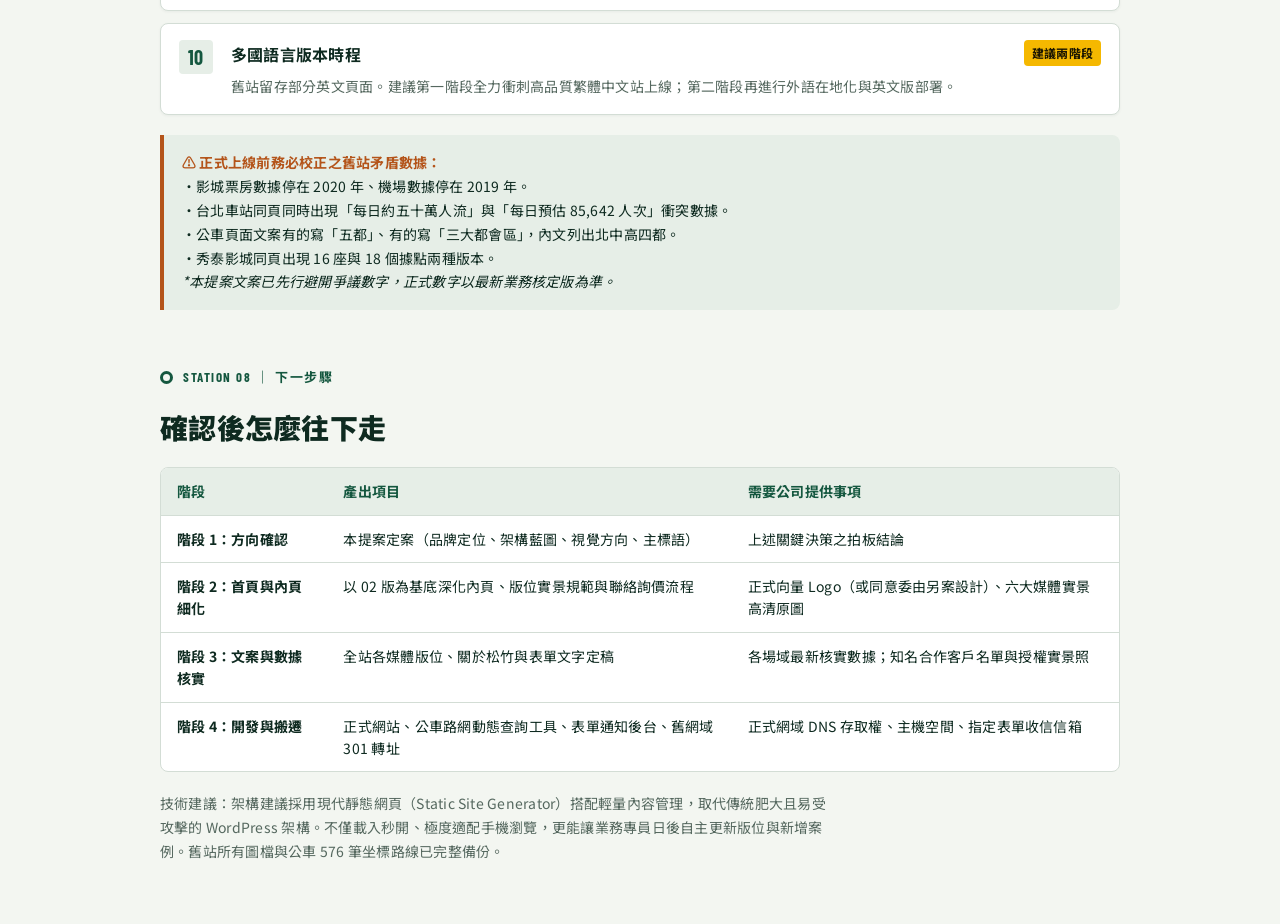
<file: proposal/index.html>
<!doctype html>
<html lang="zh-Hant">
<head>
<meta charset="utf-8">
<meta name="viewport" content="width=device-width, initial-scale=1.0, maximum-scale=5.0, viewport-fit=cover">
<meta name="format-detection" content="telephone=no">
<meta name="theme-color" content="#F3F6F1" media="(prefers-color-scheme: light)">
<meta name="theme-color" content="#0C1713" media="(prefers-color-scheme: dark)">
<title>松竹媒體官網提案｜設計方案與文案草稿</title>
<link rel="preconnect" href="https://fonts.googleapis.com">
<link rel="preconnect" href="https://fonts.gstatic.com" crossorigin>
<link rel="stylesheet" href="https://fonts.googleapis.com/css2?family=Barlow+Condensed:wght@500;600;700&family=Noto+Sans+TC:wght@400;500;700;900&display=swap">
<style>
/* ==========================================================
   松竹媒體官網提案 - 行動優先與RWD設計規範
   以交通捷運路線貫穿各站點，優化手機中文閱讀體驗與掃讀節奏
   ========================================================== */
:root{
  --bg: #F3F6F1;
  --surface: #FFFFFF;
  --surface-alt: #F8FAF7;
  --ink: #0E2A20;
  --muted: #55685F;
  --line: #D3DDD5;
  --pine: #14573F;
  --pine-light: #207355;
  --bamboo: #4F9468;
  --signal: #F5B800;
  --signal-bg: #FFF7DF;
  --warn: #B4541A;
  --warn-bg: #FDF1EA;
  --tint: #E6EEE7;
  --display: "Noto Sans TC", -apple-system, BlinkMacSystemFont, "PingFang TC", "Microsoft JhengHei", sans-serif;
  --body: "Noto Sans TC", -apple-system, BlinkMacSystemFont, "PingFang TC", "Microsoft JhengHei", sans-serif;
  --util: "Barlow Condensed", "Noto Sans TC", sans-serif;
  --radius-sm: 4px;
  --radius-md: 8px;
  --radius-lg: 12px;
  --shadow-sm: 0 1px 3px rgba(14, 42, 32, 0.05);
  --shadow-md: 0 4px 16px rgba(14, 42, 32, 0.07);
}

@media (prefers-color-scheme: dark){
  :root:not([data-theme="light"]){
    --bg: #0C1713;
    --surface: #14241E;
    --surface-alt: #182C24;
    --ink: #E8F0EA;
    --muted: #9DB0A5;
    --line: #274036;
    --pine: #7FCBA0;
    --pine-light: #9FE0BC;
    --bamboo: #63B383;
    --signal: #F5B800;
    --signal-bg: #30260B;
    --warn: #F0935A;
    --warn-bg: #321F14;
    --tint: #182C24;
    color-scheme: dark;
  }
}

:root[data-theme="dark"]{
  --bg: #0C1713;
  --surface: #14241E;
  --surface-alt: #182C24;
  --ink: #E8F0EA;
  --muted: #9DB0A5;
  --line: #274036;
  --pine: #7FCBA0;
  --pine-light: #9FE0BC;
  --bamboo: #63B383;
  --signal: #F5B800;
  --signal-bg: #30260B;
  --warn: #F0935A;
  --warn-bg: #321F14;
  --tint: #182C24;
  color-scheme: dark;
}

*{
  box-sizing: border-box;
  margin: 0;
  padding: 0;
}

html{
  scroll-behavior: smooth;
  -webkit-text-size-adjust: 100%;
}

body{
  background: var(--bg);
  color: var(--ink);
  font-family: var(--body);
  font-size: 16px;
  line-height: 1.8;
  letter-spacing: 0.015em;
  padding-left: max(16px, env(safe-area-inset-left, 0px));
  padding-right: max(16px, env(safe-area-inset-right, 0px));
  padding-top: max(20px, env(safe-area-inset-top, 0px));
  padding-bottom: max(60px, env(safe-area-inset-bottom, 0px));
  word-break: break-word;
  overflow-wrap: break-word;
}

/* 容器與版面佈局 */
.wrap{
  max-width: 960px;
  margin: 0 auto;
  display: flex;
  flex-direction: column;
  gap: 56px;
}

/* 標題與文字層級 */
h1, h2, h3, h4{
  font-family: var(--display);
  line-height: 1.35;
  color: var(--ink);
  text-wrap: balance;
}

h1{
  font-size: clamp(26px, 6vw, 44px);
  font-weight: 900;
  letter-spacing: 0.02em;
}

h2{
  font-size: clamp(20px, 4.5vw, 28px);
  font-weight: 900;
  letter-spacing: 0.01em;
}

h3{
  font-size: clamp(16px, 3.5vw, 19px);
  font-weight: 700;
}

h4{
  font-size: 15px;
  font-weight: 700;
}

p{
  margin: 0;
  max-width: 48em;
  color: var(--ink);
}

p + p{
  margin-top: 10px;
}

.eyebrow{
  font-family: var(--util);
  font-weight: 600;
  letter-spacing: 0.14em;
  text-transform: uppercase;
  font-size: 13px;
  color: var(--pine);
  display: inline-flex;
  align-items: center;
  gap: 8px;
}

.muted{
  color: var(--muted);
}

.small{
  font-size: 14px;
  line-height: 1.7;
}

/* 區塊與站點意象 */
section{
  display: flex;
  flex-direction: column;
  gap: 20px;
  min-width: 0;
  scroll-margin-top: 72px;
}

.stop{
  display: flex;
  align-items: center;
  gap: 10px;
}

.stop i{
  width: 13px;
  height: 13px;
  border-radius: 50%;
  border: 3px solid var(--pine);
  background: var(--bg);
  flex-shrink: 0;
}

.stop span{
  font-family: var(--util);
  font-weight: 700;
  letter-spacing: 0.12em;
  font-size: 13px;
  color: var(--pine);
  text-transform: uppercase;
}

/* 頁首 */
header.top{
  display: flex;
  flex-direction: column;
  gap: 16px;
  border-bottom: 2px solid var(--ink);
  padding-bottom: 24px;
}

.meta{
  display: flex;
  flex-wrap: wrap;
  gap: 8px 12px;
  font-size: 13px;
  color: var(--muted);
}

.meta span{
  background: var(--tint);
  padding: 4px 10px;
  border-radius: var(--radius-sm);
  display: inline-flex;
  align-items: center;
  gap: 6px;
}

/* 行動端站點快捷導覽路線 */
.route-nav{
  position: sticky;
  top: 0;
  z-index: 90;
  background: var(--bg);
  background: color-mix(in srgb, var(--bg) 92%, transparent);
  backdrop-filter: blur(14px);
  -webkit-backdrop-filter: blur(14px);
  border-bottom: 1px solid var(--line);
  margin-left: max(-16px, calc(-1 * env(safe-area-inset-left, 0px)));
  margin-right: max(-16px, calc(-1 * env(safe-area-inset-right, 0px)));
  padding: 10px 16px;
  display: flex;
  align-items: center;
  gap: 8px;
  overflow-x: auto;
  -webkit-overflow-scrolling: touch;
  scrollbar-width: none;
}

.route-nav::-webkit-scrollbar{
  display: none;
}

.route-nav-track{
  display: flex;
  align-items: center;
  gap: 8px;
  min-width: max-content;
}

.route-pill{
  display: inline-flex;
  align-items: center;
  gap: 6px;
  padding: 5px 12px;
  border-radius: 999px;
  background: var(--surface);
  border: 1px solid var(--line);
  color: var(--ink);
  text-decoration: none;
  font-size: 13px;
  font-weight: 600;
  white-space: nowrap;
  flex-shrink: 0;
  transition: all 0.15s ease;
}

.route-pill:active, .route-pill:hover{
  background: var(--pine);
  color: #FFFFFF;
  border-color: var(--pine);
}

.route-pill .dot{
  width: 6px;
  height: 6px;
  border-radius: 50%;
  background: var(--pine);
  display: inline-block;
  transition: background 0.15s;
}

.route-pill:hover .dot, .route-pill:active .dot{
  background: var(--signal);
}

/* 網格系統 */
.grid{
  display: grid;
  gap: 16px;
}

.g3{
  grid-template-columns: repeat(auto-fit, minmax(260px, 1fr));
}

.g2{
  grid-template-columns: repeat(auto-fit, minmax(300px, 1fr));
}

/* 卡片 */
.card{
  background: var(--surface);
  border: 1px solid var(--line);
  border-radius: var(--radius-md);
  padding: 20px;
  display: flex;
  flex-direction: column;
  gap: 10px;
  min-width: 0;
  box-shadow: var(--shadow-sm);
}

.tag{
  display: inline-flex;
  align-items: center;
  font-size: 12px;
  font-weight: 700;
  padding: 2px 8px;
  border-radius: var(--radius-sm);
  background: var(--tint);
  color: var(--pine);
  align-self: flex-start;
}

.tag.rec{
  background: var(--signal);
  color: #1B1600;
}

.tag.warn{
  background: var(--warn-bg);
  color: var(--warn);
  border: 1px solid var(--warn);
}

ul{
  margin: 0;
  padding-left: 1.3em;
  display: flex;
  flex-direction: column;
  gap: 6px;
}

/* 文案展示區塊（金黃左邊條） */
.copy{
  background: var(--surface);
  border-left: 4px solid var(--signal);
  border-radius: 0 var(--radius-md) var(--radius-md) 0;
  padding: 18px 20px;
  display: flex;
  flex-direction: column;
  gap: 8px;
  box-shadow: var(--shadow-sm);
}

.copy.highlight-copy{
  background: var(--surface);
  border-left: 5px solid var(--signal);
  border-top: 1px solid var(--line);
  border-right: 1px solid var(--line);
  border-bottom: 1px solid var(--line);
  padding: 22px 20px;
}

.copy .lab{
  font-family: var(--util);
  letter-spacing: 0.12em;
  font-size: 12px;
  font-weight: 700;
  color: var(--pine);
  text-transform: uppercase;
}

.copy .h{
  font-family: var(--display);
  font-weight: 900;
  font-size: clamp(19px, 4vw, 23px);
  line-height: 1.35;
  color: var(--ink);
}

/* 提示與警語 */
.note{
  background: var(--tint);
  border-left: 4px solid var(--warn);
  border-radius: 0 var(--radius-md) var(--radius-md) 0;
  padding: 16px 18px;
  font-size: 14px;
  line-height: 1.7;
}

.note b{
  color: var(--warn);
  font-weight: 700;
}

/* 網站架構樹狀卡片 */
.tree{
  display: grid;
  grid-template-columns: repeat(auto-fit, minmax(220px, 1fr));
  gap: 14px;
}

.tree-card{
  background: var(--surface);
  border: 1px solid var(--line);
  border-top: 4px solid var(--pine);
  border-radius: var(--radius-md);
  padding: 16px;
  font-size: 14px;
  box-shadow: var(--shadow-sm);
  display: flex;
  flex-direction: column;
  gap: 8px;
}

.tree-card h4{
  font-size: 16px;
  color: var(--ink);
  display: flex;
  align-items: center;
  justify-content: space-between;
}

.tree-card ul{
  padding-left: 1.2em;
  gap: 4px;
  color: var(--muted);
}

/* 決策清單 (拍板事項) */
.decide{
  list-style: none;
  padding: 0;
  margin: 0;
  display: flex;
  flex-direction: column;
  gap: 12px;
}

.decide li{
  display: grid;
  grid-template-columns: 38px 1fr;
  gap: 8px 14px;
  background: var(--surface);
  border: 1px solid var(--line);
  border-radius: var(--radius-md);
  padding: 16px 18px;
  box-shadow: var(--shadow-sm);
}

.decide-num{
  font-family: var(--util);
  font-weight: 700;
  font-size: 20px;
  color: var(--pine);
  background: var(--tint);
  border-radius: var(--radius-sm);
  display: flex;
  align-items: center;
  justify-content: center;
  height: 34px;
  width: 34px;
  line-height: 1;
}

.decide-content{
  display: flex;
  flex-direction: column;
  gap: 6px;
}

.decide-header{
  display: flex;
  align-items: center;
  justify-content: space-between;
  gap: 8px;
  flex-wrap: wrap;
}

.decide-title{
  font-weight: 700;
  font-size: 16px;
  color: var(--ink);
}

.decide-desc{
  color: var(--muted);
  font-size: 14px;
  line-height: 1.65;
}

/* 示意圖 (固定配色代表設計稿本身) */
.tile{
  border-radius: var(--radius-md);
  overflow: hidden;
  border: 1px solid var(--line);
  aspect-ratio: 16/10;
  max-width: 100%;
  position: relative;
  display: flex;
  flex-direction: column;
  justify-content: flex-end;
  padding: 16px;
}

.tile .t{
  font-family: var(--display);
  font-weight: 900;
  font-size: 20px;
  line-height: 1.25;
}

.tile .s{
  font-size: 12px;
  margin-top: 4px;
}

/* 02版 OUTFRONT 風格磁貼 */
.t02{
  background: linear-gradient(135deg, #111613 0%, #17241C 50%, #0E2A20 100%);
  color: #FFFFFF;
  position: relative;
  padding: 18px;
  justify-content: space-between;
}

.t02 .mask-accent{
  position: absolute;
  top: 0;
  right: 0;
  width: 48%;
  height: 100%;
  background: url([data-uri]) center/cover;
  clip-path: polygon(25% 0, 100% 0, 100% 100%, 0% 100%);
  opacity: 0.85;
}

.t02 .t02-content{
  position: relative;
  z-index: 2;
  display: flex;
  flex-direction: column;
  gap: 6px;
  max-width: 70%;
}

.t02 .t02-tag{
  font-family: var(--util);
  letter-spacing: 0.16em;
  font-size: 11px;
  font-weight: 700;
  color: var(--signal);
}

.t02 .t02-h{
  font-family: var(--display);
  font-weight: 900;
  font-size: 20px;
  line-height: 1.25;
}

.t02 .btn{
  position: relative;
  z-index: 2;
  margin-top: 10px;
  align-self: flex-start;
  background: var(--pine);
  color: #FFFFFF;
  font-weight: 700;
  font-size: 12px;
  padding: 6px 14px;
  border-radius: var(--radius-sm);
  text-decoration: none;
  display: inline-flex;
  align-items: center;
  gap: 4px;
}

/* B 場域展間磁貼 (原 A) */
.tB_room{
  background: url([data-uri]) center/cover;
  color: #FFFFFF;
  justify-content: space-between;
  align-items: center;
  text-align: center;
  padding: 14px;
  position: relative;
}

.tB_room::before{
  content: "";
  position: absolute;
  inset: 0;
  background: rgba(0,0,0,0.35);
}

.tB_room > *{
  position: relative;
}

/* C 巨幅看板磁貼 (原 B) */
.tC_board{
  background: linear-gradient(180deg, rgba(8,11,15,0.25), rgba(8,11,15,0.92)), url([data-uri]) center/cover;
  color: #FFFFFF;
}

.tC_board .btn{
  margin-top: 10px;
  align-self: flex-start;
  border: 1px solid #FF9A1F;
  color: #FF9A1F;
  font-weight: 700;
  font-size: 12px;
  padding: 5px 12px;
  border-radius: 3px;
}

.chips{
  display: flex;
  gap: 6px;
  flex-wrap: wrap;
}

.chips span{
  width: 26px;
  height: 26px;
  border-radius: 50%;
  border: 1px solid var(--line);
}

/* 線上原型導流橫幅 */
.prototype-banner{
  background: var(--surface);
  border: 2px solid var(--pine);
  border-radius: var(--radius-md);
  padding: 18px 20px;
  display: flex;
  justify-content: space-between;
  align-items: center;
  gap: 16px;
  box-shadow: var(--shadow-sm);
  flex-wrap: wrap;
}

.prototype-info{
  display: flex;
  flex-direction: column;
  gap: 6px;
  max-width: 600px;
}

.prototype-info h4{
  font-size: 17px;
  color: var(--pine);
}

.prototype-btn{
  background: var(--pine);
  color: #FFFFFF !important;
  font-weight: 700;
  font-size: 14px;
  padding: 10px 20px;
  border-radius: var(--radius-sm);
  text-decoration: none;
  display: inline-flex;
  align-items: center;
  gap: 6px;
  white-space: nowrap;
  transition: opacity 0.15s ease;
}

.prototype-btn:hover{
  opacity: 0.9;
}

/* ==========================================================
   響應式資料表格 (RWD Table to Card)
   桌機維持整齊欄位對照；手機轉為獨立易讀卡片
   ========================================================== */
.tablebox{
  background: transparent;
  border: none;
}

@media (min-width: 681px){
  .tablebox{
    overflow-x: auto;
    border: 1px solid var(--line);
    border-radius: var(--radius-md);
    background: var(--surface);
  }
  table.r-table{
    border-collapse: collapse;
    width: 100%;
    min-width: 700px;
    font-size: 14px;
    line-height: 1.6;
  }
  table.r-table th, table.r-table td{
    text-align: left;
    vertical-align: top;
    padding: 12px 16px;
    border-bottom: 1px solid var(--line);
  }
  table.r-table th{
    font-weight: 700;
    background: var(--tint);
    color: var(--pine);
    white-space: nowrap;
  }
  table.r-table tr:last-child td{
    border-bottom: 0;
  }
  table.r-table a{
    color: var(--pine);
    font-weight: 700;
    text-decoration: none;
  }
  table.r-table a:hover{
    text-decoration: underline;
  }
}

@media (max-width: 680px){
  table.r-table,
  table.r-table thead,
  table.r-table tbody,
  table.r-table th,
  table.r-table td,
  table.r-table tr{
    display: block;
  }
  table.r-table thead{
    display: none;
  }
  table.r-table tbody{
    display: flex;
    flex-direction: column;
    gap: 16px;
  }
  table.r-table tr{
    background: var(--surface);
    border: 1px solid var(--line);
    border-radius: var(--radius-md);
    padding: 16px;
    display: flex;
    flex-direction: column;
    gap: 12px;
    box-shadow: var(--shadow-sm);
  }
  table.r-table td{
    padding: 0;
    border: none;
    font-size: 14px;
    line-height: 1.65;
  }
  table.r-table td[data-title]::before{
    content: attr(data-title);
    display: block;
    font-family: var(--util);
    font-size: 12px;
    font-weight: 700;
    color: var(--pine);
    letter-spacing: 0.08em;
    text-transform: uppercase;
    margin-bottom: 4px;
  }
  table.r-table td.primary-cell{
    border-bottom: 1px solid var(--line);
    padding-bottom: 10px;
    font-size: 16px;
  }
  table.r-table a{
    color: var(--pine);
    font-weight: 700;
  }
}

/* 行動端特定優化調整 */
@media (max-width: 680px){
  .wrap{
    gap: 40px;
  }
  header.top{
    padding-bottom: 20px;
  }
  .card{
    padding: 16px;
  }
  .prototype-banner{
    flex-direction: column;
    align-items: flex-start;
  }
  .prototype-btn{
    width: 100%;
    justify-content: center;
    padding: 12px 16px;
  }
  .decide li{
    padding: 14px 14px;
    grid-template-columns: 32px 1fr;
    gap: 6px 10px;
  }
  .decide-num{
    width: 28px;
    height: 28px;
    font-size: 16px;
  }
  .decide-title{
    font-size: 15px;
  }
  .decide-desc{
    font-size: 13.5px;
  }
}

/* 懸浮回到頂部按鈕 */
.fab-top{
  position: fixed;
  bottom: max(18px, env(safe-area-inset-bottom, 18px));
  right: max(16px, env(safe-area-inset-right, 16px));
  width: 44px;
  height: 44px;
  border-radius: 50%;
  background: var(--surface);
  border: 1px solid var(--line);
  color: var(--pine);
  box-shadow: var(--shadow-md);
  display: flex;
  align-items: center;
  justify-content: center;
  text-decoration: none;
  font-size: 18px;
  font-weight: 700;
  z-index: 80;
  transition: transform 0.15s ease, background 0.15s ease;
}

.fab-top:active{
  transform: scale(0.92);
  background: var(--tint);
}
</style>
</head>
<body>

<!-- 浮動回到頂端按鈕 -->
<a href="#top" class="fab-top" aria-label="回到頁首">↑</a>

<div class="wrap" id="top">

<header class="top">
  <div class="eyebrow">
    <span>SONGZHU MEDIA</span>
    <span>・</span>
    <span>官網提案企劃</span>
    <span>・</span>
    <span>2026.11</span>
  </div>
  <h1>松竹媒體官網<br>設計方案與文案草稿</h1>
  <p>整合三個既有官網業務，聚焦以「交通與家外媒體」為核心的全新松竹媒體官網。對外單一窗口、單一品牌。本份文件供主管快速確認方向：<b>品牌定位</b>、<b>網站架構</b>、<b>三大設計方向</b>、<b>各頁文案草稿</b>，以及<b>關鍵拍板決策事項</b>。</p>
  <div class="meta">
    <span>🏢 總公司：松竹媒體股份有限公司（統編 62111902）</span>
    <span>📅 核准設立：2026-08-06</span>
    <span>📍 登記地址：臺北市松山區南京東路3段248號3樓之1</span>
  </div>
</header>

<!-- 行動端捷運式站點快速導覽 -->
<nav class="route-nav" aria-label="提案章節快速導覽">
  <div class="route-nav-track">
    <a href="#sec-conclusion" class="route-pill"><i class="dot"></i>01 結論</a>
    <a href="#sec-audit" class="route-pill"><i class="dot"></i>02 盤點</a>
    <a href="#sec-positioning" class="route-pill"><i class="dot"></i>03 定位</a>
    <a href="#sec-sitemap" class="route-pill"><i class="dot"></i>04 架構</a>
    <a href="#sec-directions" class="route-pill"><i class="dot"></i>05 方向</a>
    <a href="#sec-copy" class="route-pill"><i class="dot"></i>06 文案</a>
    <a href="#sec-decisions" class="route-pill"><i class="dot"></i>07 拍板</a>
    <a href="#sec-roadmap" class="route-pill"><i class="dot"></i>08 流程</a>
  </div>
</nav>

<!-- 01 建議做法 -->
<section id="sec-conclusion">
  <div class="stop"><i></i><span>STATION 01 ｜ 先看結論</span></div>
  <h2>建議做法</h2>
  <div class="grid g3">
    <div class="card">
      <span class="tag rec">核心原則</span>
      <h3>只有松竹媒體一個名字</h3>
      <p class="small">對外一個官網、一個詢價窗口。全站統一以「松竹媒體」品牌對外溝通，舊網域全數轉址到新站對應頁面，集中行銷聲量與 SEO 權重。</p>
    </div>
    <div class="card">
      <span class="tag">客戶思維</span>
      <h3>選單照媒體分，不照公司分</h3>
      <p class="small">廣告主要買的是「公車」「捷運」「機場」「影城」。採購時不需要理解版位背後的營運主體，流程越直覺成交越快。</p>
    </div>
    <div class="card">
      <span class="tag rec">推薦 02版</span>
      <h3>設計參考國際品牌設計系統</h3>
      <p class="small">全新視覺，舊站版型一律不沿用。網站以服務介紹為主、案例版塊先預留。推薦 02版設計（參考國際頂級家外媒體 OUTFRONT），最符合現代交通廣告專業形象。</p>
    </div>
  </div>
</section>

<!-- 02 現況盤點 -->
<section id="sec-audit">
  <div class="stop"><i></i><span>STATION 02 ｜ 現況盤點</span></div>
  <h2>三個舊網站現在長怎樣</h2>
  <p class="small muted">既有數位資產盤點說明，用以梳理整合前的媒體資源與待修正問題。</p>
  
  <div class="tablebox">
    <table class="r-table">
      <thead>
        <tr>
          <th>網站主體</th>
          <th>主力媒體</th>
          <th>網站可沿用的資產</th>
          <th>問題</th>
        </tr>
      </thead>
      <tbody>
        <tr>
          <td class="primary-cell" data-title="網站主體">
            <b>台灣摩菲爾</b><br>
            <span class="muted small">moremedia.com.tw ｜ 黑底＋橘色</span>
          </td>
          <td data-title="主力媒體">高鐵臺鐵台北站（獨家）、台北捷運、台中捷運綠線、北中南公車、秀泰影城、桃園／高雄機場手推車</td>
          <td data-title="網站可沿用資產"><b>66 個頁面</b>、<b>1,877 張圖</b>、<b>9 支影片</b>、中英文內容、大量實景案例照</td>
          <td data-title="既有問題"><span class="tag warn">需修正</span> 數據停在 2019–2020 年；兩個頁面的「廣度觸及 6,998,759 人次」完全相同，疑似範本數字；首頁寫松山機場但選單是桃園／高雄</td>
        </tr>
        <tr>
          <td class="primary-cell" data-title="網站主體">
            <b>立祿國際 DigiACE</b><br>
            <span class="muted small">digiace.com.tw ｜ 白底＋藍色</span>
          </td>
          <td data-title="主力媒體">公車、機場手推車、影廳映前（秀泰＋國賓）、公路國道看板、公關代言、數位行銷</td>
          <td data-title="網站可沿用資產">首頁夜景影片 2 支、影城與機場文案</td>
          <td data-title="既有問題"><span class="tag warn">需修正</span> 公關活動、數位行銷、戶外媒體三頁原站已 404；公車、機場、影廳文案與摩菲爾幾乎相同</td>
        </tr>
        <tr>
          <td class="primary-cell" data-title="網站主體">
            <b>嘉宏廣告</b><br>
            <span class="muted small">jiahongad.com.tw ｜ 青綠＋金色</span>
          </td>
          <td data-title="主力媒體">大都會、首都、臺北、三重、台中客運車身廣告；台北雙層觀光巴士獨家代理</td>
          <td data-title="網站可沿用資產"><b>公車路網查詢工具</b>（大台北 487 筆、台中 89 筆路線資料含座標）、14 張案例原圖、四步驟流程</td>
          <td data-title="既有問題"><span class="tag warn">需修正</span> 合作案例頁是空的，還顯示「請至後台新增案例」</td>
        </tr>
      </tbody>
    </table>
  </div>
  
  <div class="note">
    <b>💡 集團整合最強優勢：</b>既有公車資源剛好互補！摩菲爾的大南、大有、中興、東南、欣欣、指南、統聯等，加上嘉宏的大都會、首都、臺北、三重、台中客運，整合出全台約 <b>15 家客運業者</b>完整路網。這是集團官網最具說服力的獨家賣點，舊站從未系統化呈現。
  </div>
</section>

<!-- 03 定位 -->
<section id="sec-positioning">
  <div class="stop"><i></i><span>STATION 03 ｜ 定位</span></div>
  <h2>松竹媒體要怎麼介紹自己</h2>
  <div class="copy highlight-copy">
    <span class="lab">一句話定位</span>
    <span class="h">全台交通與家外媒體，一個窗口買齊機場、車站、捷運、公車與影城。</span>
  </div>
  
  <h3>主標語，三選一</h3>
  <div class="grid g3">
    <div class="card">
      <span class="tag rec">首選建議</span>
      <h3>人在路上，品牌就在眼前。</h3>
      <p class="small muted">從消費者的真實移動軌跡出發，好記、親切，中英文延伸性皆佳。</p>
    </div>
    <div class="card">
      <span class="tag">備選方向</span>
      <h3>從機場到巷口，一路都看得到你。</h3>
      <p class="small muted">強調全城覆蓋與生活滲透，極具口語感染力與畫面感。</p>
    </div>
    <div class="card">
      <span class="tag">備選方向</span>
      <h3>全台移動場域，一次到位。</h3>
      <p class="small muted">偏向商務 B2B 語氣，直接點出集團跨場域一站式採購的核心利益。</p>
    </div>
  </div>
</section>

<!-- 04 網站架構 -->
<section id="sec-sitemap">
  <div class="stop"><i></i><span>STATION 04 ｜ 網站架構</span></div>
  <h2>新官網的選單與頁面</h2>
  <p class="small muted">扁平化架構，減少點擊層級，讓企業客戶在 2 次點擊內直達詢價表單。</p>
  
  <div class="tree">
    <div class="tree-card">
      <h4>首頁 <span class="tag">Home</span></h4>
      <ul>
        <li>主視覺與品牌標語</li>
        <li>六大媒體服務展間</li>
        <li>關鍵優勢數據條</li>
        <li>標準化服務流程</li>
        <li>精選案例（保留擴充）</li>
        <li>全域詢價入口</li>
      </ul>
    </div>
    <div class="tree-card">
      <h4>關於松竹 <span class="tag">About</span></h4>
      <ul>
        <li>公司簡介與核心定位</li>
        <li>團隊優勢（單一窗口）</li>
        <li>合約與營業基本資訊</li>
      </ul>
    </div>
    <div class="tree-card">
      <h4>媒體服務 <span class="tag">Media</span></h4>
      <ul>
        <li>台北車站（高鐵臺鐵門戶）</li>
        <li>捷運（北捷／中捷綠線）</li>
        <li>市區公車（雙北／台中／高雄）</li>
        <li>雙層觀光巴士（獨家代理）</li>
        <li>國際機場（行李手推車）</li>
        <li>秀泰／國賓影城映前廣告</li>
      </ul>
    </div>
    <div class="tree-card">
      <h4>路網查詢 <span class="tag">Routes</span></h4>
      <ul>
        <li>行政區／商圈／客運篩選</li>
        <li>沿用嘉宏 576 筆路線座標</li>
        <li>勾選路線即時帶入詢價單</li>
      </ul>
    </div>
    <div class="tree-card">
      <h4>整合行銷 <span class="tag">Marketing</span></h4>
      <ul>
        <li>跨媒體打包企劃說明</li>
        <li>公關活動與數位整合</li>
        <li>（先保留文案，待補案例）</li>
      </ul>
    </div>
    <div class="tree-card">
      <h4>聯絡我們 <span class="tag">Contact</span></h4>
      <ul>
        <li>多選媒體需求詢價表單</li>
        <li>自動派案負責業務機制</li>
        <li>營業地址、電話與交通指引</li>
      </ul>
    </div>
  </div>
</section>

<!-- 05 設計方向 -->
<section id="sec-directions">
  <div class="stop"><i></i><span>STATION 05 ｜ 設計方向</span></div>
  <h2>設計方向</h2>
  <p>新站徹底揮別舊版型，視覺借鑑國際指標性家外媒體與頂級設計系統。我們推薦<b>02版設計方向（當作 A 方向）</b>，同時保留場域展間（B）與巨幅看板（C）作為對照參考：</p>
  
  <!-- 線上原型即時體驗 Banner -->
  <div class="prototype-banner">
    <div class="prototype-info">
      <span class="tag rec">02版 線上原型已上線</span>
      <h4>推薦 02 版現代家外媒體原型</h4>
      <p class="small muted">首頁斜切遮罩視覺、六大媒體即時切換、地區路網帶入與本機需求摘要均已建置完成，支援桌機與手機流暢體驗。</p>
    </div>
    <a href="../design-02/" target="_blank" class="prototype-btn">開啟 02 版網站即時預覽 ↗</a>
  </div>

  <div class="grid g3">
    <!-- Direction A: 02版 OUTFRONT -->
    <div class="card" style="border: 2px solid var(--pine);">
      <div class="tile t02">
        <div class="mask-accent"></div>
        <div class="t02-content">
          <div class="t02-tag">OOH MEDIA SYSTEM</div>
          <div class="t02-h">人在路上<br>品牌就在眼前</div>
        </div>
        <a href="../design-02/" target="_blank" class="btn">開啟 02版 預覽 ↗</a>
      </div>
      <span class="tag rec">推薦 02版</span>
      <h3>A　現代家外媒體</h3>
      <p class="small"><b>參考 OUTFRONT 國際頂級家外媒體系統。</b>採用品牌綠、斜切照片遮罩、黑白對比與大字標題；頁面原生順暢滾動，告別死板長舞台。首頁以清晰廣告實景建立信任感，導覽重點突出「探索媒體據點」與「索取方案」，並提供六大媒體互動切換、地區路網帶入與本機需求摘要。</p>
      <div class="chips">
        <span style="background:#14573F" title="松竹綠"></span>
        <span style="background:#111613" title="曜石黑"></span>
        <span style="background:#FFFFFF" title="純白"></span>
        <span style="background:#F5B800" title="警示金黃"></span>
      </div>
      <p class="small muted"><b>優勢：</b>最貼合現代 OOH 產業標準，介面兼具權威感與互動性；不靠虛構案例，以實景場域與路網工具帶動真實詢價。<br><b>原型：</b>已完成高保真線上原型（<a href="../design-02/" target="_blank" style="color:var(--pine);font-weight:700">點此即時體驗 02版 ↗</a>）。</p>
    </div>

    <!-- Direction B: 場域展間 (原 A) -->
    <div class="card">
      <div class="tile tB_room">
        <div>
          <div style="font-family:var(--display);font-weight:700;font-size:22px;text-shadow:0 1px 12px rgba(0,0,0,.7)">台北車站</div>
          <div style="font-size:12px;text-shadow:0 1px 8px rgba(0,0,0,.8)">每天約五十萬人經過</div>
        </div>
        <div style="display:flex;gap:6px;font-size:11px;font-weight:700">
          <span style="background:#0B6B4A;color:#FFFFFF;border-radius:4px;padding:4px 14px">索取方案</span>
          <span style="background:#FFFFFF;color:#1D1D1F;border-radius:4px;padding:4px 14px">了解版位</span>
        </div>
      </div>
      <span class="tag">備選方向</span>
      <h3>B　場域展間</h3>
      <p class="small"><b>參考 Tesla，搭配 Apple 淺深節奏交替。</b>每種媒體佔滿一個大屏：一張磅礡實景圖、置中標題、一句話、雙按鈕。介面極簡退居幕後，讓場域震撼感說話。</p>
      <div class="chips">
        <span style="background:#FFFFFF" title="白色"></span>
        <span style="background:#F5F5F7" title="淺灰"></span>
        <span style="background:#171A20" title="曜石黑"></span>
        <span style="background:#0B6B4A" title="松竹綠"></span>
      </div>
      <p class="small muted"><b>優勢：</b>不需要案例，六種媒體即是六個大氣畫面；擴充性極高。<br><b>考量：</b>文字量極簡，SEO 內容與深入介紹需全數引導至內頁。</p>
    </div>

    <!-- Direction C: 巨幅看板 (原 B) -->
    <div class="card">
      <div class="tile tC_board">
        <div style="font-family:var(--display);font-weight:900;font-size:38px;line-height:1;letter-spacing:-1px">人在路上</div>
        <div class="btn">索取媒體方案</div>
      </div>
      <span class="tag">視覺張力</span>
      <h3>C　巨幅看板</h3>
      <p class="small"><b>參考 Vodafone 與 Nike。</b>特大粗體標題直接壓在滿版照片上，深色視覺、淺色內容、深色頁尾三段律動，全站單一強調色。網站本身就像一座巨大數位看板。</p>
      <div class="chips">
        <span style="background:#111111" title="極黑"></span>
        <span style="background:#FFFFFF" title="白色"></span>
        <span style="background:#F5F5F5" title="淺灰"></span>
        <span style="background:#F5B800" title="強調黃"></span>
      </div>
      <p class="small muted"><b>優勢：</b>第一眼視覺衝擊力極強，品牌標語發揮淋漓盡致。<br><b>考量：</b>中文特大字對斷行與照片明暗要求極高，需謹慎排版。</p>
    </div>
  </div>

  <h3>從這些品牌借什麼</h3>
  <div class="tablebox">
    <table class="r-table">
      <thead>
        <tr>
          <th>官方網站</th>
          <th>值得參考的方向</th>
          <th>套用到松竹</th>
        </tr>
      </thead>
      <tbody>
        <tr>
          <td class="primary-cell" data-title="官方網站"><a href="https://www.outfront.com/" target="_blank" rel="noopener">OUTFRONT ↗</a></td>
          <td data-title="值得參考的方向">大字標題、黑白搭配品牌色、文字與影像分區；導覽突出 Media Finder 與聯絡入口</td>
          <td data-title="套用到松竹"><b>主要視覺參考。</b>用品牌綠取代紫色，首頁以明確標題＋廣告實景建立辨識度，突出「探索媒體據點／索取方案」</td>
        </tr>
        <tr>
          <td class="primary-cell" data-title="官方網站"><a href="https://oceanoutdoor.com/" target="_blank" rel="noopener">Ocean Outdoor ↗</a></td>
          <td data-title="值得參考的方向">留白、編輯式圖文排版；據點依城市、媒體網絡及代表性地標分類</td>
          <td data-title="套用到松竹"><b>據點與案例參考。</b>讓客戶按地區、場域找資源，並用大幅實景照片呈現各據點價值</td>
        </tr>
        <tr>
          <td class="primary-cell" data-title="官方網站"><a href="https://www.intersection.com/" target="_blank" rel="noopener">Intersection ↗</a></td>
          <td data-title="值得參考的方向">清楚區分廣告主與合作夥伴，搭配城市場景與成效案例</td>
          <td data-title="套用到松竹"><b>內容架構參考。</b>把「我要投廣告」與「我有場域想合作」分成清楚入口；其滿版影像首屏與目前方向較接近，不列為主要視覺參考</td>
        </tr>
      </tbody>
    </table>
  </div>

  <div class="note">
    <b>兩點執行叮嚀：</b><br>
    1. <b>借精神不抄外觀：</b>上述品牌字體與商標皆有其智慧財產權，松竹將建立專屬的綠金調性與合規商用字體。<br>
    2. <b>AI 修圖嚴謹邊界：</b>場域實景可做光線校正、雜物修復、提升解析度；但切勿憑空偽造未合作之品牌廣告，非實際案例統一加註「版位示意」。
  </div>
</section>

<!-- 06 各頁文案草稿 -->
<section id="sec-copy">
  <div class="stop"><i></i><span>STATION 06 ｜ 各頁文案</span></div>
  <h2>各頁文案草稿</h2>
  <p class="small muted" style="margin-top:-6px; font-weight:500;">文案僅供視覺參考，非正式文案討論</p>

  <h3>1. 首頁文案</h3>
  <div class="copy">
    <span class="lab">主視覺 Hero</span>
    <span class="h">人在路上，品牌就在眼前。</span>
    <p>松竹媒體代理全台交通與家外媒體。機場、車站、捷運、公車到影城，一個窗口幫你全盤規劃。</p>
    <p class="small muted">行動按鈕：探索媒體據點 ｜ 索取媒體企劃</p>
  </div>

  <div class="copy">
    <span class="lab">服務項目 Media</span>
    <span class="h">你的客人會經過的地方，我們都有版位</span>
    <p>從國家門戶的機場與台北車站，到每天載著通勤族的捷運與公車，再到讓人放下手機的影廳。你的受眾會經過的日常生活動線，我們都有高能見度版位。</p>
  </div>

  <div class="copy">
    <span class="lab">為什麼選擇松竹 Why Us</span>
    <p><b>一個窗口，跨媒體規劃：</b>不必一種媒體分開詢價。告訴我們預算與目標客群，我們把車站、捷運、公車、機場、影城排成一份最有效率的整合方案。</p>
    <p><b>手握黃金獨家版位：</b>高鐵臺鐵台北站、台北雙層觀光巴士等旗艦場域由松竹媒體獨家代理，檔期與版位直接精準掌握。</p>
    <p><b>從企劃一路做到上刊結案：</b>需求洽談、提案報價、排程製作、施工上刊，結案附上清晰實景照片與監刊清冊，全程可追蹤。</p>
  </div>

  <div class="copy">
    <span class="lab">路網查詢工具 Interactive Route</span>
    <span class="h">你的客人住哪一區，就選哪幾條線</span>
    <p>選行政區、商圈或客運業者，立即看到途經的公車路線與起訖站點，線上勾選即可直接送出詢價單。</p>
  </div>

  <div class="copy">
    <span class="lab">頁尾詢價 Call To Action</span>
    <span class="h">告訴我們你想讓誰看到</span>
    <p>留下聯絡方式與需求，專員會在一個工作天內回覆，提供專屬媒體配置與詳細報價。</p>
    <p class="small muted">備註：「一個工作天內回覆」為品牌承諾，請業務主管確認SOP後正式定案。</p>
  </div>

  <h3>2. 關於松竹</h3>
  <div class="copy">
    <span class="lab">公司簡介 About Us</span>
    <p>松竹媒體成立於 2026 年，團隊長年深耕交通與家外媒體領域，專業代理車站、捷運、機場、公車與影城等多元廣告版位。</p>
    <p>我們深知廣告主需要的是一份完整的家外戰略方案，而不是數張零散的報價單。松竹將跨場域版位資源、業務諮詢與工程執行整併於單一團隊，大幅簡化跨媒體採購流程，讓每一筆行銷預算發揮最大效益。</p>
  </div>

  <div class="copy">
    <span class="lab">服務流程 Process</span>
    <p><b>01 洽談需求：</b>深度了解品牌推廣目的、預算規模與預期曝光地區。</p>
    <p><b>02 提案報價：</b>量身訂做媒體組合、精準路線與版位建議書，附透明報價單。</p>
    <p><b>03 排程製作：</b>合約定案後安排高規格大圖輸出，同步排定施工上刊檔期。</p>
    <p><b>04 上刊執行：</b>如期施工完工，提供高解析照片與監刊清冊，全程透明可追蹤。</p>
  </div>

  <h3>3. 媒體專頁開頭文案</h3>
  <div class="grid g2">
    <div class="copy">
      <span class="lab">車站媒體 Station</span>
      <span class="h">每天約五十萬人經過的台北車站</span>
      <p>高鐵、臺鐵、北捷、機捷與客運轉運中心在此匯流。大面積燈箱、壁貼與數位巨幕沿著旅客動線精準配置，單一檔期即能全面觸及全台商務與返鄉人潮。</p>
    </div>
    <div class="copy">
      <span class="lab">捷運媒體 Metro</span>
      <span class="h">把一座車站變成你的品牌展場</span>
      <p>台北捷運重點站包站、彩繪列車與車廂海報；台中捷運綠線 18 站與市府站裸眼 3D 屏。百萬通勤族每日反覆經過，建立深刻品牌心智。</p>
    </div>
    <div class="copy">
      <span class="lab">市區公車 Bus</span>
      <span class="h">會自己跑遍全城的高頻大看板</span>
      <p>涵蓋雙北、台中、高雄，整合約 15 家客運業者路線。依目標商圈、行政區或主要通勤幹道客製選線，彈性預算亦能創造全城話題。</p>
    </div>
    <div class="copy">
      <span class="lab">雙層觀光巴士 Tour Bus</span>
      <span class="h">台北街頭最吸睛的一座移動地標</span>
      <p>紅線東西向貫穿台北 101 與西門町，藍線南北向串聯故宮、士林官邸與中山商圈。巨幅全車包覆，視覺張力拉滿，松竹獨家代理。</p>
    </div>
    <div class="copy">
      <span class="lab">國際機場 Airport</span>
      <span class="h">跟著國際旅客走遍航廈的隨身廣告</span>
      <p>行李手推車從出境報到櫃台一路推入入境大廳，高停留時間深度伴隨。鎖定高所得商務客、國際觀光客與出國返國客群首選。</p>
    </div>
    <div class="copy">
      <span class="lab">影城映前 Cinema</span>
      <span class="h">沒有人會滑掉的專注三十秒</span>
      <p>影廳燈光轉暗、手機收起，全場視線聚焦大銀幕。秀泰與國賓影城映前廣告，可依大檔片型、受眾性別與精準影廳彈性投放。</p>
    </div>
  </div>

  <h3>4. 聯絡我們</h3>
  <div class="copy">
    <span class="lab">詢價表單 Contact Form</span>
    <span class="h">索取媒體企劃與報價</span>
    <p><b>表單欄位規劃：</b>公司名稱、聯絡人、電話、Email、想了解的媒體（可複選：台北車站／捷運／市區公車／雙層觀巴／國際機場／影城／尚未確定）、預計上刊月份、預算範圍（選填）、需求補充說明。</p>
    <p class="small muted">後台機制：系統依據客戶勾選的媒體類別，自動寄發通知分派至各線專業業務專員。</p>
  </div>
</section>

<!-- 07 請主管拍板 -->
<section id="sec-decisions">
  <div class="stop"><i></i><span>STATION 07 ｜ 請主管拍板</span></div>
  <h2>需要拍板的關鍵事項</h2>
  <p class="small muted">本提案進入正式視覺開發與路網整合前，需經營團隊確認之關鍵方針：</p>
  
  <ol class="decide">
    <li>
      <div class="decide-num">01</div>
      <div class="decide-content">
        <div class="decide-header">
          <span class="decide-title">對外品牌名稱</span>
          <span class="tag rec">已確定</span>
        </div>
        <div class="decide-desc">全站對外統一使用「松竹媒體」單一品牌。合約簽訂、發票抬頭與頁尾法定公司名稱統一使用「松竹媒體股份有限公司」，建立專業且聚焦的整體形象。</div>
      </div>
    </li>
    <li>
      <div class="decide-num">02</div>
      <div class="decide-content">
        <div class="decide-header">
          <span class="decide-title">英文名稱與 Logo CI</span>
          <span class="tag">待拍板</span>
        </div>
        <div class="decide-desc">松竹目前是否有現成 Logo？英文名建議採用 <b>Songzhu Media</b>，避開日本電影集團「Shochiku」的拼法，免得商標與國際搜尋引擎權重衝突。</div>
      </div>
    </li>
    <li>
      <div class="decide-num">03</div>
      <div class="decide-content">
        <div class="decide-header">
          <span class="decide-title">設計視覺方向</span>
          <span class="tag rec">推薦 02版</span>
        </div>
        <div class="decide-desc">選項包含：A 現代家外媒體（推薦 02版，參考 OUTFRONT）、B 場域展間（Tesla/Apple）、C 巨幅看板（Vodafone/Nike）。建議正式定案採用 02版。</div>
      </div>
    </li>
    <li>
      <div class="decide-num">04</div>
      <div class="decide-content">
        <div class="decide-header">
          <span class="decide-title">官網主標語 Slogan</span>
          <span class="tag rec">建議首選</span>
        </div>
        <div class="decide-desc">三句選一，強烈建議<b>「人在路上，品牌就在眼前。」</b>最貼近消費者日常視野，節奏簡潔有力。</div>
      </div>
    </li>
    <li>
      <div class="decide-num">05</div>
      <div class="decide-content">
        <div class="decide-header">
          <span class="decide-title">新官方網域 Domain</span>
          <span class="tag">待指定</span>
        </div>
        <div class="decide-desc">尚未購買或指派。確認後方能配置伺服器、申請 SSL 憑證、設定企業信箱及安排舊站 301 轉址。</div>
      </div>
    </li>
    <li>
      <div class="decide-num">06</div>
      <div class="decide-content">
        <div class="decide-header">
          <span class="decide-title">三個舊網站去留處置</span>
          <span class="tag rec">建議全數 301 轉址</span>
        </div>
        <div class="decide-desc">建議將 moremedia、digiace、jiahongad 原網址全數設定 301 轉址對應至新站頁面，承接過去累積之搜尋自然排名與客戶書籤。</div>
      </div>
    </li>
    <li>
      <div class="decide-num">07</div>
      <div class="decide-content">
        <div class="decide-header">
          <span class="decide-title">對外統一聯繫窗口</span>
          <span class="tag">待指定</span>
        </div>
        <div class="decide-desc">既已統一為單一品牌，需指定一組官網專用之代表號電話、詢價客服信箱與接待總部地址。</div>
      </div>
    </li>
    <li>
      <div class="decide-num">08</div>
      <div class="decide-content">
        <div class="decide-header">
          <span class="decide-title">公開代理權限與最新數據</span>
          <span class="tag">待確認</span>
        </div>
        <div class="decide-desc">請業務部門核定哪些場域具備「獨家代理」資格、各合約效期，並更新 2025–2026 最新車站人流、捷運旅運量與車輛數統計。</div>
      </div>
    </li>
    <li>
      <div class="decide-num">09</div>
      <div class="decide-content">
        <div class="decide-header">
          <span class="decide-title">公關代言與數位行銷業務</span>
          <span class="tag">待討論</span>
        </div>
        <div class="decide-desc">舊站相關內容均已 404 失效。若新站需納入整合行銷模組，需業務團隊提供標準服務範疇、過往案例或知名合作客戶名單。</div>
      </div>
    </li>
    <li>
      <div class="decide-num">10</div>
      <div class="decide-content">
        <div class="decide-header">
          <span class="decide-title">多國語言版本時程</span>
          <span class="tag rec">建議兩階段</span>
        </div>
        <div class="decide-desc">舊站留存部分英文頁面。建議第一階段全力衝刺高品質繁體中文站上線；第二階段再進行外語在地化與英文版部署。</div>
      </div>
    </li>
  </ol>

  <div class="note">
    <b>⚠️ 正式上線前務必校正之舊站矛盾數據：</b><br>
    ・影城票房數據停在 2020 年、機場數據停在 2019 年。<br>
    ・台北車站同頁同時出現「每日約五十萬人流」與「每日預估 85,642 人次」衝突數據。<br>
    ・公車頁面文案有的寫「五都」、有的寫「三大都會區」，內文列出北中高四都。<br>
    ・秀泰影城同頁出現 16 座與 18 個據點兩種版本。<br>
    <i>*本提案文案已先行避開爭議數字，正式數字以最新業務核定版為準。</i>
  </div>
</section>

<!-- 08 下一步驟 -->
<section id="sec-roadmap">
  <div class="stop"><i></i><span>STATION 08 ｜ 下一步驟</span></div>
  <h2>確認後怎麼往下走</h2>
  
  <div class="tablebox">
    <table class="r-table">
      <thead>
        <tr>
          <th>階段</th>
          <th>產出項目</th>
          <th>需要公司提供事項</th>
        </tr>
      </thead>
      <tbody>
        <tr>
          <td class="primary-cell" data-title="階段"><b>階段 1：方向確認</b></td>
          <td data-title="產出成果">本提案定案（品牌定位、架構藍圖、視覺方向、主標語）</td>
          <td data-title="公司需提供">上述關鍵決策之拍板結論</td>
        </tr>
        <tr>
          <td class="primary-cell" data-title="階段"><b>階段 2：首頁與內頁細化</b></td>
          <td data-title="產出成果">以 02 版為基底深化內頁、版位實景規範與聯絡詢價流程</td>
          <td data-title="公司需提供">正式向量 Logo（或同意委由另案設計）、六大媒體實景高清原圖</td>
        </tr>
        <tr>
          <td class="primary-cell" data-title="階段"><b>階段 3：文案與數據核實</b></td>
          <td data-title="產出成果">全站各媒體版位、關於松竹與表單文字定稿</td>
          <td data-title="公司需提供">各場域最新核實數據；知名合作客戶名單與授權實景照</td>
        </tr>
        <tr>
          <td class="primary-cell" data-title="階段"><b>階段 4：開發與搬遷</b></td>
          <td data-title="產出成果">正式網站、公車路網動態查詢工具、表單通知後台、舊網域 301 轉址</td>
          <td data-title="公司需提供">正式網域 DNS 存取權、主機空間、指定表單收信信箱</td>
        </tr>
      </tbody>
    </table>
  </div>
  
  <p class="small muted">技術建議：架構建議採用現代靜態網頁（Static Site Generator）搭配輕量內容管理，取代傳統肥大且易受攻擊的 WordPress 架構。不僅載入秒開、極度適配手機瀏覽，更能讓業務專員日後自主更新版位與新增案例。舊站所有圖檔與公車 576 筆坐標路線已完整備份。</p>
</section>

</div>

</body>
</html>
</file>
<file: styles.css>
/* 松竹媒體首頁原型｜方向 A「場域展間」
   一屏一個訊息：場域大圖佔滿畫面，名稱置中在上、按鈕置中在下。
   不用陰影；只有一個可點擊的顏色（松綠）；黃色只用在「獨家」。 */
:root {
  --ink: #171a20;
  --body: #393c41;
  --mute: #5c5e62;
  --line: #d0d1d2;
  --canvas: #ffffff;
  --soft: #f4f4f4;
  --night: #121614;
  --pine: #0b6b4a;
  --pine-press: #095a3e;
  --mint: #8fd3b4;
  --signal: #f5b800;
  --radius: 4px;
  --ease: 0.33s cubic-bezier(0.5, 0, 0, 0.75);
  --sans: "Noto Sans TC", "PingFang TC", "Microsoft JhengHei", system-ui, sans-serif;
  --num: "Barlow Condensed", "Noto Sans TC", sans-serif;
  --header-h: 56px;
  --gutter: max(20px, env(safe-area-inset-left, 0px));
}

* { box-sizing: border-box; }
html { scroll-behavior: smooth; scroll-snap-type: y proximity; scroll-padding-top: 0; }
body {
  margin: 0; background: var(--canvas); color: var(--ink);
  font-family: var(--sans); font-size: 16px; line-height: 1.7;
  -webkit-font-smoothing: antialiased;
}
h1, h2, h3, p, ol, ul, dl, dd, figure, fieldset { margin: 0; padding: 0; }
h1, h2, h3 { font-weight: 500; line-height: 1.25; text-wrap: balance; }
a { color: inherit; text-decoration: none; }
button, input, textarea { font: inherit; color: inherit; }
:focus-visible { outline: 2px solid var(--signal); outline-offset: 3px; }

.skip { position: absolute; left: -9999px; }
.skip:focus { left: 12px; top: 12px; z-index: 100; background: var(--canvas); color: var(--ink); padding: 8px 12px; border-radius: var(--radius); }

/* ---------- 按鈕 ---------- */
.btn {
  display: inline-flex; align-items: center; justify-content: center;
  min-height: 44px; min-width: 200px; padding: 8px 24px;
  border: 0; border-radius: var(--radius); cursor: pointer;
  font-size: 15px; font-weight: 500; letter-spacing: 0.02em;
  transition: background-color var(--ease), color var(--ease), transform 0.15s;
}
.btn:active { transform: scale(0.97); }
.btn-primary { background: var(--pine); color: #fff; }
.btn-primary:hover { background: var(--pine-press); }
.btn-light { background: rgba(244, 244, 244, 0.9); color: var(--ink); backdrop-filter: blur(8px); }
.btn-light:hover { background: #fff; }
.btn-wide { width: 100%; }

/* ---------- 頁首 ---------- */
.site-header {
  position: fixed; inset: 0 0 auto 0; z-index: 30; height: var(--header-h);
  display: flex; align-items: center; gap: 24px;
  padding: 0 var(--gutter);
  color: #fff; transition: background-color var(--ease), color var(--ease);
}
.site-header[data-tone="light"] { color: var(--ink); background: rgba(255, 255, 255, 0.86); backdrop-filter: blur(12px); }
.brand { font-size: 19px; font-weight: 700; letter-spacing: 0.12em; }
.nav { display: flex; gap: 4px; margin-inline: auto; }
.nav a { padding: 6px 14px; border-radius: var(--radius); font-size: 14px; font-weight: 500; transition: background-color var(--ease); }
.nav a:hover { background: rgba(255, 255, 255, 0.16); }
.site-header[data-tone="light"] .nav a:hover { background: rgba(0, 0, 0, 0.06); }
.header-cta { min-width: 0; min-height: 34px; padding: 4px 16px; font-size: 14px; }
.menu-btn { display: none; margin-left: auto; background: rgba(255, 255, 255, 0.16); border: 0; border-radius: var(--radius); padding: 6px 14px; font-size: 14px; font-weight: 500; cursor: pointer; }
.site-header[data-tone="light"] .menu-btn { background: rgba(0, 0, 0, 0.06); }

/* ---------- 場域畫面 ---------- */
.scene {
  position: relative; isolation: isolate; overflow: hidden;
  min-height: 100vh; min-height: 100svh;
  display: flex; flex-direction: column; justify-content: space-between; align-items: center;
  padding: calc(var(--header-h) + 9vh) var(--gutter) max(7vh, 40px);
  text-align: center; color: #fff;
  background: var(--night);
  scroll-snap-align: start;
}
/* 只在上下兩端壓暗，讓字清楚，中間留給場域本身 */
.scene::before {
  content: ""; position: absolute; inset: 0; z-index: -1;
  background: linear-gradient(180deg, rgba(10, 14, 12, 0.72) 0%, rgba(10, 14, 12, 0.18) 38%, rgba(10, 14, 12, 0.1) 60%, rgba(10, 14, 12, 0.62) 100%);
}
.scene::after {
  content: ""; position: absolute; inset: 0; z-index: -2;
  background: var(--img) center / cover no-repeat;
  transform: scale(var(--sc, 1)); transform-origin: center;
}
.scene-media { position: absolute; inset: 0; z-index: -2; width: 100%; height: 100%; object-fit: cover; }
.scene-copy { display: flex; flex-direction: column; align-items: center; gap: 10px; max-width: 760px; }
.scene h1 { font-size: clamp(34px, 6vw, 68px); letter-spacing: 0.02em; }
.scene h1 span { display: inline-block; }
.scene h2 { font-size: clamp(34px, 5vw, 56px); letter-spacing: 0.04em; }
.lede { font-size: clamp(15px, 1.6vw, 18px); }
.eyebrow { font-family: var(--num); font-size: 14px; font-weight: 500; letter-spacing: 0.24em; }
.badge { background: var(--signal); color: #1b1600; font-size: 12px; font-weight: 700; padding: 2px 12px; border-radius: 999px; letter-spacing: 0.06em; }
.scene-actions { display: flex; gap: 16px; flex-wrap: wrap; justify-content: center; }

/* 進場：文字從可見狀態微微上移，不藏內容 */
@media (prefers-reduced-motion: no-preference) {
  .scene .scene-copy > *, .scene .scene-actions { transition: opacity 0.6s ease, transform 0.6s ease; }
  .js .scene:not(.in) .scene-copy > * { opacity: 0.35; transform: translateY(14px); }
  .js .scene:not(.in) .scene-actions { opacity: 0.35; transform: translateY(-10px); }
  .scene.in .scene-copy > *:nth-child(2) { transition-delay: 0.08s; }
  .scene.in .scene-copy > *:nth-child(3) { transition-delay: 0.16s; }
}
@media (prefers-reduced-motion: reduce) { html { scroll-behavior: auto; } }

/* ---------- 服務舞台：畫面固定，隨捲動淡入淡出 ----------
   main.js 啟用後才套用；沒有 JS 或使用者要求減少動態時，維持一屏一屏往下排。 */
html.staged-page { scroll-snap-type: none; }  /* 舞台啟用後改由 main.js 負責對齊 */
.staged { position: relative; height: calc(var(--n) * 100vh); height: calc(var(--n) * 100svh); }
.staged .stage { position: sticky; top: 0; height: 100vh; height: 100svh; overflow: hidden; background: var(--night); }
.staged .scene {
  position: absolute; inset: 0; min-height: 0; height: 100%;
  opacity: var(--o, 0); scroll-snap-align: none; will-change: opacity;
}
.staged .scene::after { will-change: transform; }
.staged .scene .scene-copy { opacity: var(--co, 0); transform: translateY(var(--ty, 0)); }
.staged .scene .scene-actions { opacity: var(--co, 0); transform: none; transition: none; }
.staged .scene .scene-copy > * { opacity: 1; transform: none; transition: none; }
.snap-mark { position: absolute; left: 0; width: 1px; height: 1px; scroll-snap-align: start; pointer-events: none; }
.counter {
  position: absolute; left: var(--gutter); bottom: max(7vh, 40px); z-index: 2;
  font-family: var(--num); font-size: 16px; font-weight: 500; letter-spacing: 0.14em; color: #fff;
  display: flex; align-items: center; gap: 12px; font-variant-numeric: tabular-nums;
}
.counter i { display: block; width: 72px; height: 2px; background: rgba(255, 255, 255, 0.3); position: relative; }
.counter i::after { content: ""; position: absolute; inset: 0; background: #fff; transform-origin: left; transform: scaleX(var(--p, 0)); }
@media (max-width: 860px) { .counter { left: auto; right: var(--gutter); bottom: auto; top: calc(var(--header-h) + 12px); font-size: 13px; } .counter i { width: 40px; } }

/* ---------- 內容色帶 ---------- */
.band { padding: clamp(64px, 10vw, 120px) var(--gutter); scroll-snap-align: start; }
.band-dark { background: var(--night); color: #fff; }
.band-soft { background: var(--soft); }
.inner { max-width: 1080px; margin: 0 auto; display: flex; flex-direction: column; gap: 40px; }
.band h2 { font-size: clamp(26px, 3.4vw, 40px); }
.band h3 { font-size: 18px; font-weight: 700; }
.sub { color: var(--mute); margin-top: -24px; max-width: 34em; }

.why { display: grid; grid-template-columns: repeat(auto-fit, minmax(240px, 1fr)); gap: 32px; }
.why article { display: flex; flex-direction: column; gap: 10px; border-top: 1px solid rgba(255, 255, 255, 0.28); padding-top: 20px; }
.why p { color: #c5cbc8; font-size: 15px; }
.stats { display: grid; grid-template-columns: repeat(auto-fit, minmax(150px, 1fr)); gap: 24px; }
.stats div { display: flex; flex-direction: column-reverse; gap: 4px; }
.stats dt { color: #c5cbc8; font-size: 14px; }
.stats dd { font-family: var(--num); font-weight: 500; font-size: clamp(48px, 7vw, 76px); line-height: 1; color: var(--mint); font-variant-numeric: tabular-nums; }
.stats small { font-size: 0.45em; margin-left: 4px; font-family: var(--sans); }
.fine { color: #8d9591; font-size: 13px; margin-top: -20px; }

.steps { list-style: none; display: grid; grid-template-columns: repeat(auto-fit, minmax(210px, 1fr)); gap: 28px; counter-reset: step; }
.steps li { counter-increment: step; border-top: 1px solid var(--ink); padding-top: 16px; display: flex; flex-direction: column; gap: 8px; }
.steps li::before { content: counter(step, decimal-leading-zero); font-family: var(--num); font-size: 30px; font-weight: 500; color: var(--pine); line-height: 1; }
.steps p { color: var(--body); font-size: 15px; }

.cases { display: grid; grid-template-columns: repeat(auto-fit, minmax(240px, 1fr)); gap: 16px; }
.case-slot { aspect-ratio: 4 / 3; border: 1px dashed #a9acb1; border-radius: var(--radius); display: grid; place-items: center; color: var(--mute); font-size: 14px; }

/* ---------- 聯絡 ---------- */
.contact { display: grid; grid-template-columns: repeat(auto-fit, minmax(300px, 1fr)); gap: 48px; }
.contact > div { display: flex; flex-direction: column; gap: 40px; }
address { font-style: normal; color: var(--body); font-size: 15px; }
.todo { color: var(--mute); border-bottom: 1px dashed var(--mute); }
form { display: flex; flex-direction: column; gap: 18px; min-width: 0; }
.row { display: grid; grid-template-columns: repeat(auto-fit, minmax(140px, 1fr)); gap: 18px; }
.field { display: flex; flex-direction: column; gap: 6px; border: 0; min-width: 0; }
label, legend { font-size: 14px; font-weight: 500; color: var(--mute); }
input:not([type="checkbox"]), textarea {
  width: 100%; min-height: 44px; padding: 8px 14px; background: var(--soft);
  border: 1px solid transparent; border-radius: var(--radius); transition: border-color var(--ease), background-color var(--ease);
}
textarea { resize: vertical; }
input:not([type="checkbox"]):focus, textarea:focus { outline: 0; border-color: var(--pine); background: #fff; }
input.bad { border-color: #b3261e; }
.chips { display: flex; flex-wrap: wrap; gap: 8px; margin-top: 4px; }
.chips input { position: absolute; opacity: 0; pointer-events: none; }
.chips span { display: block; padding: 6px 16px; background: var(--soft); border-radius: 999px; color: var(--ink); font-size: 14px; cursor: pointer; transition: background-color var(--ease), color var(--ease); }
.chips input:checked + span { background: var(--pine); color: #fff; }
.chips input:focus-visible + span { outline: 2px solid var(--signal); outline-offset: 2px; }
.form-note { font-size: 14px; color: var(--pine); background: #e6f2ec; padding: 10px 14px; border-radius: var(--radius); }
.form-note.err { color: #8c1d18; background: #fbe9e7; }

.site-footer { display: flex; flex-wrap: wrap; gap: 8px 24px; justify-content: space-between; padding: 24px var(--gutter) calc(24px + env(safe-area-inset-bottom, 0px)); background: var(--soft); color: var(--mute); font-size: 13px; }

/* ---------- 右側段落點 ---------- */
.dots { position: fixed; right: 18px; top: 50%; transform: translateY(-50%); z-index: 20; display: flex; flex-direction: column; gap: 4px; }
.dots a { position: relative; width: 22px; height: 22px; display: grid; place-items: center; }
.dots a::before { content: ""; width: 7px; height: 7px; border-radius: 50%; background: currentColor; opacity: 0.45; transition: opacity var(--ease), transform var(--ease); }
.dots a.on::before { opacity: 1; transform: scale(1.5); }
.dots a span { position: absolute; right: 26px; white-space: nowrap; font-size: 12px; padding: 2px 10px; border-radius: var(--radius); background: rgba(18, 22, 20, 0.85); color: #fff; opacity: 0; pointer-events: none; transition: opacity var(--ease); }
.dots a:hover span, .dots a:focus-visible span { opacity: 1; }
.dots { color: #fff; transition: color var(--ease); }
.dots[data-tone="light"] { color: var(--ink); }

/* ---------- 版位說明面板 ---------- */
.sheet { width: min(920px, calc(100vw - 32px)); max-height: calc(100vh - 48px); padding: 0; border: 0; border-radius: 8px; background: var(--canvas); color: var(--ink); overflow: auto; }
.sheet::backdrop { background: rgba(10, 14, 12, 0.6); backdrop-filter: blur(4px); }
.sheet[open] { display: grid; grid-template-columns: 1fr 1fr; }
.sheet-img { min-height: 320px; background: var(--soft) center / cover no-repeat; }
.sheet-body { padding: 40px 32px 32px; display: flex; flex-direction: column; gap: 14px; }
.sheet-body h2 { font-size: 30px; }
.sheet-body h3 { font-size: 13px; font-weight: 700; color: var(--mute); letter-spacing: 0.1em; margin-top: 8px; }
.sheet-body ul { padding-left: 1.2em; color: var(--body); font-size: 15px; }
.sheet-body p { color: var(--body); font-size: 15px; }
.sheet-body .btn { margin-top: 12px; align-self: flex-start; }
.sheet-close { position: absolute; top: 12px; right: 12px; z-index: 2; background: rgba(244, 244, 244, 0.92); border: 0; border-radius: var(--radius); padding: 6px 14px; font-size: 14px; cursor: pointer; }

/* ---------- 手機 ---------- */
@media (max-width: 860px) {
  .header-cta { display: none; }
  .menu-btn { display: block; }
  .nav {
    position: fixed; inset: var(--header-h) 0 auto 0; margin: 0; flex-direction: column; gap: 0;
    background: rgba(18, 22, 20, 0.96); color: #fff; padding: 8px var(--gutter) 20px;
    visibility: hidden; opacity: 0; transform: translateY(-8px);
  }
  /* 使用者按過選單後才加上過場，避免視窗縮放時選單閃現 */
  .nav.anim { transition: opacity var(--ease), transform var(--ease), visibility var(--ease); }
  .nav.open { visibility: visible; opacity: 1; transform: none; }
  .nav a { padding: 14px 4px; font-size: 16px; border-bottom: 1px solid rgba(255, 255, 255, 0.14); border-radius: 0; }
  .dots { display: none; }
  .scene { padding-top: calc(var(--header-h) + 7vh); }
  .scene-actions { flex-direction: column; width: 100%; max-width: 360px; gap: 10px; }
  .scene-actions .btn { width: 100%; }
  .sheet[open] { grid-template-columns: 1fr; }
  .sheet-img { min-height: 200px; }
  .sheet-body { padding: 24px 20px; }
  .sheet-body .btn { align-self: stretch; }
}
</file>
<file: design-02/styles.css>
:root {
  --paper: #f7f8f4;
  --white: #ffffff;
  --ink: #152c24;
  --green: #006a48;
  --deep: #063e2d;
  --lime: #d6ef8b;
  --soft: #e9eee7;
  --muted: #52635a;
  --gutter: clamp(20px, 4vw, 72px);
  --display: 'Noto Sans TC', 'PingFang TC', sans-serif;
  --latin: 'Barlow Condensed', sans-serif;
}

* {
  box-sizing: border-box;
}

html {
  scroll-behavior: smooth;
  scroll-padding-top: 90px;
  overflow-x: hidden;
}

body {
  margin: 0;
  color: var(--ink);
  background: var(--paper);
  font-family: var(--display);
  font-size: 16px;
  line-height: 1.75;
  overflow-x: hidden;
  width: 100%;
}

a {
  color: inherit;
  text-decoration: none;
}

button, input, textarea, select {
  font: inherit;
  color: inherit;
}

button, a, select, textarea {
  -webkit-tap-highlight-color: transparent;
}

button {
  cursor: pointer;
}

img {
  max-width: 100%;
  display: block;
  object-fit: cover;
}

h1, h2, h3, p {
  margin: 0;
}

h1, h2, h3 {
  font-weight: 900;
  letter-spacing: -0.055em;
  line-height: 1.2;
  word-break: break-word;
  overflow-wrap: break-word;
}

h2 {
  font-size: clamp(30px, 4vw, 64px);
}

h3 {
  font-size: clamp(20px, 2vw, 28px);
}

p {
  text-wrap: pretty;
}

button, a {
  touch-action: manipulation;
}

a:focus-visible, button:focus-visible, select:focus-visible, textarea:focus-visible {
  outline: 3px solid #bd6900;
  outline-offset: 4px;
}

[hidden] {
  display: none !important;
}

.skip {
  position: fixed;
  top: -100px;
  left: 20px;
  z-index: 1000;
  background: var(--white);
  padding: 12px 18px;
  font-weight: 700;
  transition: top 0.2s;
}

.skip:focus {
  top: 12px;
}

/* Header & Navigation */
.header {
  height: 100px;
  padding: 0 var(--gutter);
  display: flex;
  align-items: center;
  gap: 32px;
  background: var(--paper);
  position: relative;
  z-index: 50;
}

.brand {
  display: flex;
  align-items: center;
  gap: 12px;
  font-weight: 900;
  font-size: 25px;
  letter-spacing: 0.02em;
  white-space: nowrap;
  line-height: 1.4;
}

.brand small {
  display: block;
  font-family: var(--latin);
  font-size: 12px;
  letter-spacing: 0.13em;
  font-weight: 600;
}

.brand-mark {
  display: flex;
  gap: 4px;
  align-items: center;
  height: 42px;
  transform: skew(-16deg);
}

.brand-mark i {
  display: block;
  width: 8px;
  height: 30px;
  background: var(--green);
}

.brand-mark i:nth-child(2) {
  height: 42px;
}

.brand-mark i:nth-child(3) {
  height: 22px;
}

.header nav {
  display: flex;
  gap: 28px;
  margin-left: auto;
  font-size: 15px;
  font-weight: 500;
}

.header nav a {
  padding: 8px 0;
  transition: color 0.2s;
}

.header nav a:hover, .text-link:hover {
  color: var(--green);
}

.button {
  display: inline-flex;
  align-items: center;
  justify-content: space-between;
  gap: 24px;
  min-height: 52px;
  background: var(--green);
  color: var(--white);
  padding: 14px 24px;
  border: 0;
  border-radius: 0;
  font-size: 15px;
  font-weight: 700;
  transition: transform 0.2s, background 0.2s;
}

.button span {
  font-size: 20px;
  line-height: 1;
}

.button:hover {
  background: var(--deep);
  transform: translateY(-2px);
}

.button:active {
  transform: scale(0.98);
}

.button-white {
  background: var(--white);
  color: var(--deep);
}

.button-white:hover {
  background: var(--lime);
  color: var(--deep);
}

.header-action {
  min-height: 46px;
  padding: 10px 18px;
}

.menu-toggle {
  display: none;
  border: 1px solid #d4ddd2;
  background: var(--soft);
  color: var(--ink);
  padding: 8px 14px;
  font-weight: 700;
  font-size: 14px;
  border-radius: 4px;
}

/* Hero Section */
.hero {
  position: relative;
  min-height: 680px;
  height: calc(100svh - 100px);
  max-height: 940px;
  overflow: hidden;
  background: var(--paper);
  isolation: isolate;
}

.hero-photo {
  position: absolute;
  top: 0;
  bottom: 54px;
  right: 0;
  width: 62%;
  clip-path: polygon(25% 0, 100% 0, 100% 100%, 0 100%);
  z-index: 1;
  overflow: hidden;
}

.hero-slide {
  position: absolute;
  inset: 0;
  width: 100%;
  height: 100%;
  object-fit: cover;
  object-position: 57% center;
  opacity: 0;
  pointer-events: none;
  transform: scale(1.05);
  transition: opacity 1.2s ease-in-out, transform 6s cubic-bezier(0.25, 1, 0.5, 1);
  z-index: 1;
}

.hero-slide.is-active {
  opacity: 1;
  transform: scale(1);
  z-index: 2;
}

.hero-tint {
  position: absolute;
  inset: 0;
  background: var(--deep);
  opacity: 0.14;
  z-index: 3;
  pointer-events: none;
}

.hero-photo:after {
  content: '';
  position: absolute;
  inset: 0;
  background: var(--green);
  opacity: 0.55;
  clip-path: polygon(0 62%, 0 100%, 100% 100%, 100% 88%);
  mix-blend-mode: multiply;
  z-index: 3;
  pointer-events: none;
}

.hero-indicators {
  position: absolute;
  bottom: 24px;
  right: 32px;
  display: flex;
  gap: 8px;
  z-index: 6;
}

.hero-indicators button {
  width: 24px;
  height: 4px;
  padding: 0;
  border: 0;
  background: rgba(255, 255, 255, 0.45);
  cursor: pointer;
  transition: all 0.3s ease;
  border-radius: 2px;
}

.hero-indicators button:hover,
.hero-indicators button.is-active {
  background: var(--white);
  width: 40px;
}

.hero-copy {
  position: relative;
  padding: clamp(50px, 8vh, 90px) 0 200px var(--gutter);
  width: 62%;
  z-index: 4;
}

.hero h1 {
  font-size: clamp(42px, 5.5vw, 86px);
  line-height: 1.2;
  letter-spacing: -0.065em;
  animation: copy-in 0.8s both;
}

.hero-copy p {
  font-size: clamp(16px, 1.4vw, 19px);
  margin-top: 24px;
  line-height: 1.85;
  animation: copy-in 0.8s 0.1s both;
}

.hero-copy .button {
  margin-top: 28px;
  animation: copy-in 0.8s 0.2s both;
}

.hero-word {
  position: absolute;
  bottom: 63px;
  left: var(--gutter);
  font-family: var(--latin);
  font-weight: 800;
  font-size: clamp(80px, 15vw, 240px);
  line-height: 0.85;
  letter-spacing: -0.025em;
  color: var(--white);
  mix-blend-mode: difference;
  white-space: nowrap;
  pointer-events: none;
  z-index: 5;
  animation: copy-in 1s 0.15s both;
}

.hero-bottom {
  position: absolute;
  bottom: 0;
  width: 100%;
  display: flex;
  justify-content: space-between;
  align-items: center;
  padding: 14px var(--gutter);
  background: var(--paper);
  font-size: 13px;
  z-index: 5;
  border-top: 1px solid rgba(0, 0, 0, 0.05);
}

.hero-bottom a span {
  margin-left: 12px;
}

/* Sections General */
.section-space {
  padding: clamp(60px, 8vw, 112px) var(--gutter);
}

/* Intro Section */
.intro {
  display: grid;
  grid-template-columns: 1fr 1fr;
  gap: 8%;
  padding-top: clamp(80px, 10vw, 128px);
  padding-bottom: clamp(80px, 10vw, 132px);
}

.intro-copy {
  max-width: 530px;
  font-size: clamp(16px, 1.3vw, 18px);
}

.intro-copy p + p {
  margin-top: 20px;
}

.text-link {
  display: inline-flex;
  align-items: center;
  gap: 20px;
  padding: 12px 0;
  font-weight: 700;
  border: 0;
  background: transparent;
  font-size: 16px;
}

.intro-copy .text-link {
  margin-top: 16px;
}

/* Media Section */
.section-heading {
  display: flex;
  justify-content: space-between;
  align-items: flex-end;
  gap: 32px;
  margin-bottom: 40px;
}

.section-heading > p {
  font-size: 17px;
  min-width: 260px;
  padding-bottom: 5px;
}

.media-section {
  background: var(--soft);
}

.media-tabs {
  display: flex;
  gap: 8px;
  margin-bottom: 24px;
  flex-wrap: wrap;
}

.media-tabs button {
  border: 0;
  background: transparent;
  padding: 12px 22px;
  color: var(--ink);
  font-weight: 700;
  font-size: 15px;
  transition: background 0.2s, color 0.2s;
  min-height: 44px;
}

.media-tabs button:hover {
  background: var(--paper);
}

.media-tabs button[aria-pressed="true"] {
  background: var(--ink);
  color: var(--white);
}

.media-feature {
  display: grid;
  grid-template-columns: 1.25fr 1fr;
  background: var(--deep);
  color: var(--white);
  min-height: 520px;
}

.media-image {
  position: relative;
  overflow: hidden;
  min-height: 420px;
}

.media-image img {
  width: 100%;
  height: 100%;
  position: absolute;
  inset: 0;
  object-fit: cover;
  transition: opacity 0.3s;
}

.image-caption {
  position: absolute;
  bottom: 20px;
  left: 20px;
  background: var(--deep);
  padding: 6px 14px;
  font-family: var(--latin);
  font-size: 22px;
  z-index: 2;
}

.media-copy {
  padding: clamp(32px, 4vw, 54px);
  display: flex;
  flex-direction: column;
  align-items: flex-start;
  justify-content: space-between;
  gap: 28px;
}

.media-copy h3 {
  font-size: clamp(30px, 3.2vw, 42px);
  margin-bottom: 14px;
}

.media-copy #media-lead {
  font-size: clamp(18px, 1.6vw, 21px);
  margin-bottom: 14px;
}

.media-copy #media-body {
  font-size: 15px;
  color: #e0e9df;
  line-height: 1.8;
}

.media-copy dl {
  margin: 20px 0 0;
  font-size: 14px;
}

.media-copy dl > div + div {
  margin-top: 12px;
}

.media-copy dt {
  color: var(--lime);
  font-size: 13px;
  font-weight: 700;
}

.media-copy dd {
  margin: 4px 0 0;
}

/* Scene Section */
.scene-grid {
  display: grid;
  grid-template-columns: 1.35fr 1fr;
  gap: 40px 32px;
  align-items: start;
}

.scene {
  display: block;
}

.scene-photo {
  overflow: hidden;
  background: var(--soft);
}

.scene-photo img {
  width: 100%;
  height: 100%;
  transition: transform 0.7s cubic-bezier(0.2, 0.7, 0.2, 1);
}

.scene:hover img {
  transform: scale(1.03);
}

.scene-large .scene-photo {
  aspect-ratio: 1.25;
}

.scene-small {
  padding-top: 80px;
}

.scene-small .scene-photo {
  aspect-ratio: 1;
}

.scene-wide {
  grid-column: 1 / -1;
}

.scene-wide .scene-photo {
  aspect-ratio: 2.6;
}

.scene-wide img {
  object-position: center 60%;
}

.scene-label {
  display: flex;
  justify-content: space-between;
  gap: 16px;
  align-items: center;
  padding-top: 18px;
}

.scene-label h3 {
  font-size: clamp(20px, 1.8vw, 24px);
}

.scene-label > span {
  font-size: 14px;
  white-space: nowrap;
}

.scene-label > span span {
  margin-left: 8px;
}

.asset-note {
  font-size: 13px;
  color: var(--muted);
  margin-top: 24px;
}

/* Network Section */
.network-section {
  display: grid;
  grid-template-columns: 1fr 1fr;
  min-height: 600px;
  background: var(--deep);
  color: var(--white);
  overflow: hidden;
}

.network-photo {
  position: relative;
  min-height: 480px;
  clip-path: polygon(0 0, 100% 0, 86% 100%, 0 100%);
}

.network-photo img {
  height: 100%;
  width: 100%;
  position: absolute;
  inset: 0;
  object-fit: cover;
  object-position: 58% center;
}

.network-photo:after {
  content: '';
  position: absolute;
  inset: 0;
  background: var(--deep);
  opacity: 0.18;
}

.network-copy {
  align-self: center;
  padding: 60px var(--gutter) 60px 24px;
}

.network-copy h2 {
  font-size: clamp(28px, 3.2vw, 48px);
}

.network-copy > p {
  max-width: 480px;
  margin-top: 24px;
}

.network-choices {
  display: flex;
  flex-wrap: wrap;
  gap: 10px;
  margin-top: 28px;
}

.network-choices a {
  display: inline-flex;
  align-items: center;
  padding: 12px 18px;
  background: var(--lime);
  color: var(--deep);
  font-weight: 700;
  font-size: 14px;
  transition: transform 0.2s;
  min-height: 44px;
}

.network-choices a:hover {
  transform: translateY(-2px);
}

.network-choices a span {
  margin-left: 18px;
}

.small-note {
  font-size: 13px !important;
}

.network-copy .small-note {
  color: #d0dfd5;
}

/* Process Section */
.process-list {
  list-style: none;
  padding: 0;
  margin: 54px 0 0;
  display: grid;
  grid-template-columns: repeat(4, 1fr);
  gap: 36px;
}

.process-list li {
  position: relative;
  padding-top: 34px;
}

.process-list li:before {
  content: '';
  position: absolute;
  top: 0;
  left: 0;
  width: 32px;
  height: 8px;
  background: var(--green);
  transform: skew(-25deg);
}

.process-list h3 {
  margin-bottom: 14px;
  font-size: clamp(20px, 1.8vw, 24px);
}

.process-list p {
  font-size: 15px;
  color: #3b4d45;
  line-height: 1.7;
}

/* Contact Section */
.contact-section {
  background: var(--green);
  color: var(--white);
  display: grid;
  grid-template-columns: 1fr 1fr;
  gap: 8%;
}

.contact-copy > p {
  margin-top: 24px;
  font-size: clamp(16px, 1.3vw, 18px);
}

.contact-copy .small-note {
  color: #e1ece4;
}

.contact-section form {
  padding-top: 6px;
}

.contact-section label {
  display: block;
  font-size: 14px;
  margin-bottom: 8px;
}

.field-row {
  display: grid;
  grid-template-columns: 1fr 1fr;
  gap: 18px;
  margin-bottom: 14px;
}

.field-row label {
  margin-bottom: 0;
}

.contact-section select,
.contact-section textarea {
  display: block;
  width: 100%;
  border: 0;
  border-radius: 0;
  background: #ffffff;
  color: var(--ink);
  padding: 13px 16px;
  margin-top: 8px;
  font-size: 15px;
  resize: vertical;
}

.contact-section select {
  height: 52px;
}

.contact-section textarea::placeholder {
  color: #6c7c73;
}

.contact-section form > .button {
  margin-top: 24px;
}

.contact-section #brief-status {
  font-size: 14px;
  margin-top: 14px;
}

.contact-section #brief-result {
  margin-top: 22px;
}

.contact-section .text-link {
  color: var(--white);
}

/* Footer */
footer {
  padding: 48px var(--gutter) 28px;
  background: var(--paper);
  overflow: hidden;
}

.footer-top {
  display: flex;
  align-items: center;
  gap: 32px;
  font-size: 14px;
}

.footer-top .brand {
  margin-right: auto;
}

.footer-word {
  font-family: var(--latin);
  font-size: clamp(72px, 17vw, 280px);
  font-weight: 800;
  letter-spacing: -0.02em;
  line-height: 1.05;
  margin: 28px 0 20px;
  display: flex;
  justify-content: space-between;
}

.footer-word span {
  font-family: Arial, sans-serif;
  font-size: 0.7em;
}

.footer-bottom {
  display: flex;
  justify-content: space-between;
  font-size: 13px;
  gap: 12px;
}

footer .asset-note {
  margin-top: 12px;
}

/* Keyframes & Global Utils */
.reveal.is-visible {
  animation: copy-in 0.65s both;
}

.no-script {
  margin-top: 20px;
}

button:disabled {
  cursor: not-allowed;
  opacity: 0.65;
}

@keyframes copy-in {
  from {
    opacity: 0.2;
    transform: translateY(18px);
  }
  to {
    opacity: 1;
    transform: none;
  }
}

/* =========================================
   RESPONSIVE DESIGN (RWD) BREAKPOINTS
   ========================================= */

/* Tablet & Intermediate Desktop (<= 1050px) */
@media (max-width: 1050px) {
  .header {
    height: 88px;
    gap: 18px;
  }
  .header nav {
    gap: 18px;
  }
  .brand {
    font-size: 22px;
  }
  .header-action {
    font-size: 13px;
    gap: 14px;
  }
  .hero {
    min-height: 620px;
    height: 720px;
  }
  .hero-copy {
    width: 60%;
    padding-top: 70px;
  }
  .hero-photo {
    width: 65%;
  }
  .intro {
    gap: 6%;
  }
  .media-feature {
    min-height: 480px;
  }
  .media-copy {
    padding: 32px;
  }
  .process-list {
    grid-template-columns: repeat(2, 1fr);
    gap: 32px 24px;
  }
  .contact-section {
    gap: 5%;
  }
}

/* Tablet Portrait & Mobile Transition (<= 860px) */
@media (max-width: 860px) {
  .intro {
    grid-template-columns: 1fr;
    gap: 28px;
  }
  .intro-copy {
    max-width: none;
  }
  .media-feature {
    grid-template-columns: 1fr;
  }
  .media-image {
    min-height: 300px;
    aspect-ratio: 16 / 10;
  }
  .media-copy {
    padding: 30px 24px;
    gap: 22px;
  }
  .scene-grid {
    grid-template-columns: 1fr;
    gap: 32px;
  }
  .scene-small {
    padding-top: 0;
  }
  .scene-small .scene-photo {
    aspect-ratio: 16 / 10;
  }
  .scene-large .scene-photo {
    aspect-ratio: 16 / 10;
  }
  .scene-wide .scene-photo {
    aspect-ratio: 16 / 10;
  }
  .network-section {
    grid-template-columns: 1fr;
    min-height: auto;
  }
  .network-photo {
    min-height: 320px;
    height: 320px;
    clip-path: polygon(0 0, 100% 0, 100% 88%, 0 100%);
  }
  .network-copy {
    padding: 40px var(--gutter) 56px;
  }
  .contact-section {
    grid-template-columns: 1fr;
    gap: 36px;
  }
}

/* Mobile Screens (<= 760px) */
@media (max-width: 760px) {
  html {
    scroll-padding-top: 76px;
  }

  /* Mobile Header */
  .header {
    height: auto;
    min-height: 68px;
    padding: 10px 18px;
    gap: 10px;
    flex-wrap: wrap;
    position: sticky;
    top: 0;
    box-shadow: 0 1px 6px rgba(0, 0, 0, 0.04);
  }

  .brand {
    font-size: 20px;
  }

  .brand small {
    font-size: 10px;
  }

  .brand-mark {
    height: 32px;
    gap: 3px;
  }

  .brand-mark i {
    width: 6px;
    height: 24px;
  }

  .brand-mark i:nth-child(2) {
    height: 32px;
  }

  .brand-mark i:nth-child(3) {
    height: 18px;
  }

  .header-action {
    margin-left: auto;
    font-size: 13px;
    padding: 8px 14px;
    min-height: 40px;
    gap: 8px;
  }

  .header-action span {
    display: none;
  }

  .menu-toggle {
    display: block;
  }

  .header nav {
    order: 4;
    width: 100%;
    flex: 0 0 100%;
    margin: 8px 0 0;
    padding: 14px 0 6px;
    flex-direction: column;
    gap: 12px;
    border-top: 1px solid var(--soft);
  }

  .header nav a {
    padding: 6px 0;
    font-size: 16px;
    font-weight: 600;
  }

  .has-js .header nav:not(.is-open) {
    display: none;
  }

  /* Mobile Hero */
  .hero {
    height: auto;
    min-height: 740px;
    max-height: none;
    padding-bottom: 370px;
  }

  .hero-copy {
    padding: 34px 18px 0;
    width: 100%;
  }

  .hero h1 {
    font-size: clamp(34px, 8.5vw, 56px);
    line-height: 1.24;
    letter-spacing: -0.06em;
  }

  .hero-copy p {
    font-size: 15px;
    margin-top: 18px;
    line-height: 1.75;
  }

  .hero-copy .button {
    margin-top: 22px;
    min-height: 48px;
    font-size: 14px;
    padding: 12px 20px;
  }

  .hero-photo {
    top: auto;
    bottom: 46px;
    height: 380px;
    width: 100%;
    clip-path: polygon(0 8%, 100% 0, 100% 100%, 0 100%);
  }

  .hero-slide {
    object-position: 60% 55%;
  }

  .hero-tint {
    opacity: 0.1;
  }

  .hero-indicators {
    bottom: 16px;
    right: 18px;
    gap: 6px;
  }

  .hero-indicators button {
    width: 20px;
    height: 3px;
  }

  .hero-indicators button:hover,
  .hero-indicators button.is-active {
    width: 32px;
  }

  .hero-word {
    bottom: 58px;
    left: 18px;
    font-size: 18vw;
    color: var(--white);
    mix-blend-mode: normal;
    letter-spacing: -0.015em;
  }

  .hero-bottom {
    font-size: 12px;
    padding: 12px 18px;
  }

  .hero-bottom a span {
    margin-left: 8px;
  }

  /* Mobile Sections */
  .section-space {
    padding: 64px 18px;
  }

  .section-heading {
    display: block;
    margin-bottom: 28px;
  }

  .section-heading > p {
    margin-top: 18px;
    font-size: 16px;
    min-width: 0;
  }

  .media-tabs {
    gap: 6px;
    margin-bottom: 18px;
  }

  .media-tabs button {
    flex: 1 0 calc(33.333% - 6px);
    padding: 10px 4px;
    font-size: 14px;
    text-align: center;
  }

  .media-copy h3 {
    font-size: 28px;
  }

  .media-copy #media-lead {
    font-size: 18px;
  }

  .media-copy .button {
    width: 100%;
    justify-content: center;
  }

  .image-caption {
    bottom: 14px;
    left: 14px;
    font-size: 18px;
  }

  .scene-label h3 {
    font-size: 20px;
  }

  .scene-label {
    padding-top: 14px;
  }

  .network-photo {
    min-height: 260px;
    height: 260px;
  }

  .network-copy {
    padding: 32px 18px 48px;
  }

  .network-copy h2 {
    font-size: clamp(26px, 7.5vw, 38px);
  }

  .network-choices {
    gap: 8px;
  }

  .network-choices a {
    flex: 1 1 calc(33.333% - 8px);
    text-align: center;
    justify-content: center;
    padding: 11px 10px;
  }

  .network-choices a span {
    margin-left: 8px;
  }

  .process-list {
    grid-template-columns: 1fr;
    gap: 28px;
    margin-top: 36px;
  }

  .process-list h3 {
    font-size: 21px;
  }

  .contact-section {
    gap: 32px;
  }

  .contact-section form > .button {
    width: 100%;
    justify-content: center;
  }

  /* Footer Mobile */
  footer {
    padding: 36px 18px 24px;
  }

  .footer-top {
    flex-wrap: wrap;
    gap: 14px 20px;
  }

  .footer-top .brand {
    width: 100%;
  }

  .footer-word {
    font-size: clamp(52px, 19vw, 130px);
    margin-top: 24px;
  }

  .footer-bottom {
    flex-direction: column;
    gap: 6px;
  }
}

/* Small Mobile Screens (<= 480px) */
@media (max-width: 480px) {
  .field-row {
    grid-template-columns: 1fr;
    gap: 12px;
  }

  .media-tabs button {
    flex: 1 0 calc(50% - 6px);
  }

  .network-choices a {
    flex: 1 1 100%;
  }
}

/* Very Narrow Devices (<= 360px) */
@media (max-width: 360px) {
  .header .brand {
    font-size: 17px;
  }
  .header .brand-mark {
    display: none;
  }
  .header-action {
    font-size: 12px;
    padding: 6px 10px;
  }
  .menu-toggle {
    padding: 6px 10px;
    font-size: 13px;
  }
}

/* Reduced Motion Mode */
@media (prefers-reduced-motion: reduce) {
  html {
    scroll-behavior: auto;
  }
  *, *:before, *:after {
    animation: none !important;
    transition: none !important;
  }
  .hero-slide {
    transform: none !important;
  }
  .hero-slide.is-active {
    opacity: 1 !important;
  }
  .hero-indicators {
    display: none;
  }
  .scene:hover img,
  .button:hover,
  .network-choices a:hover {
    transform: none;
  }
}
</file>
